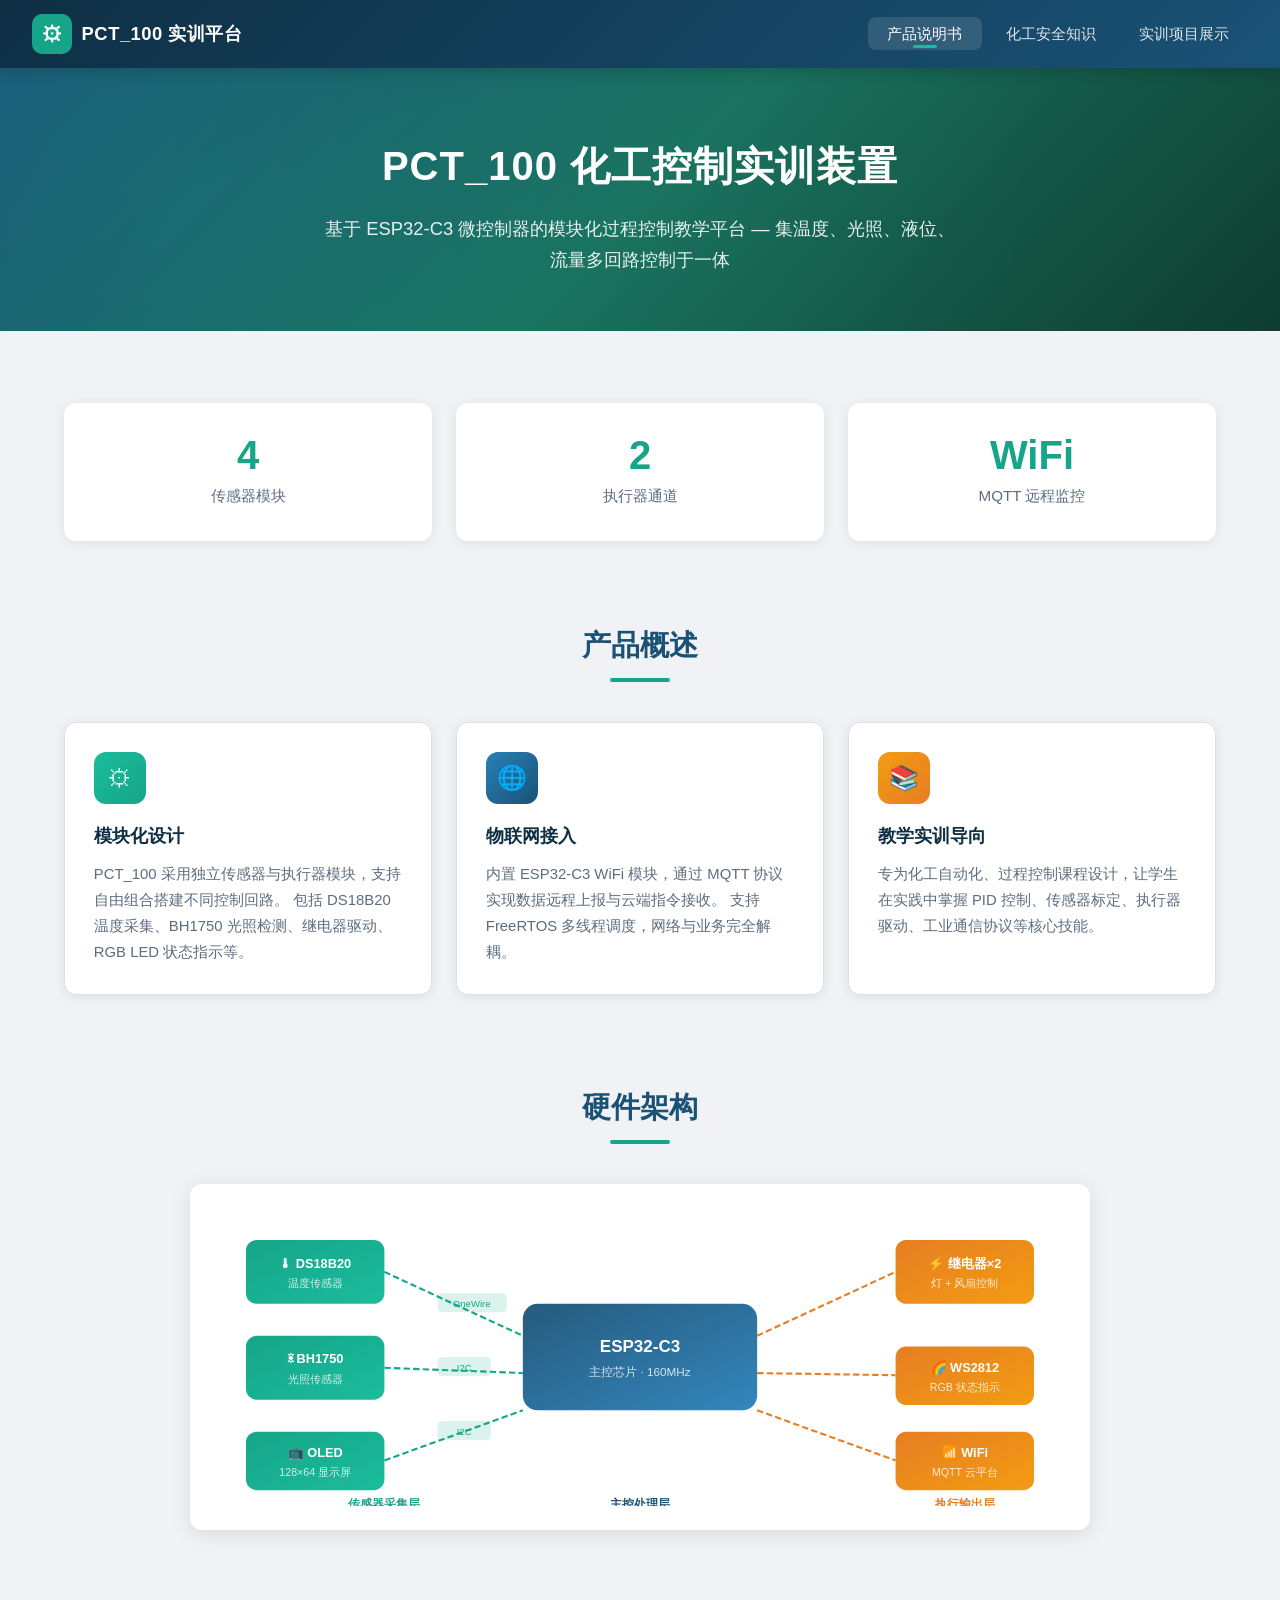
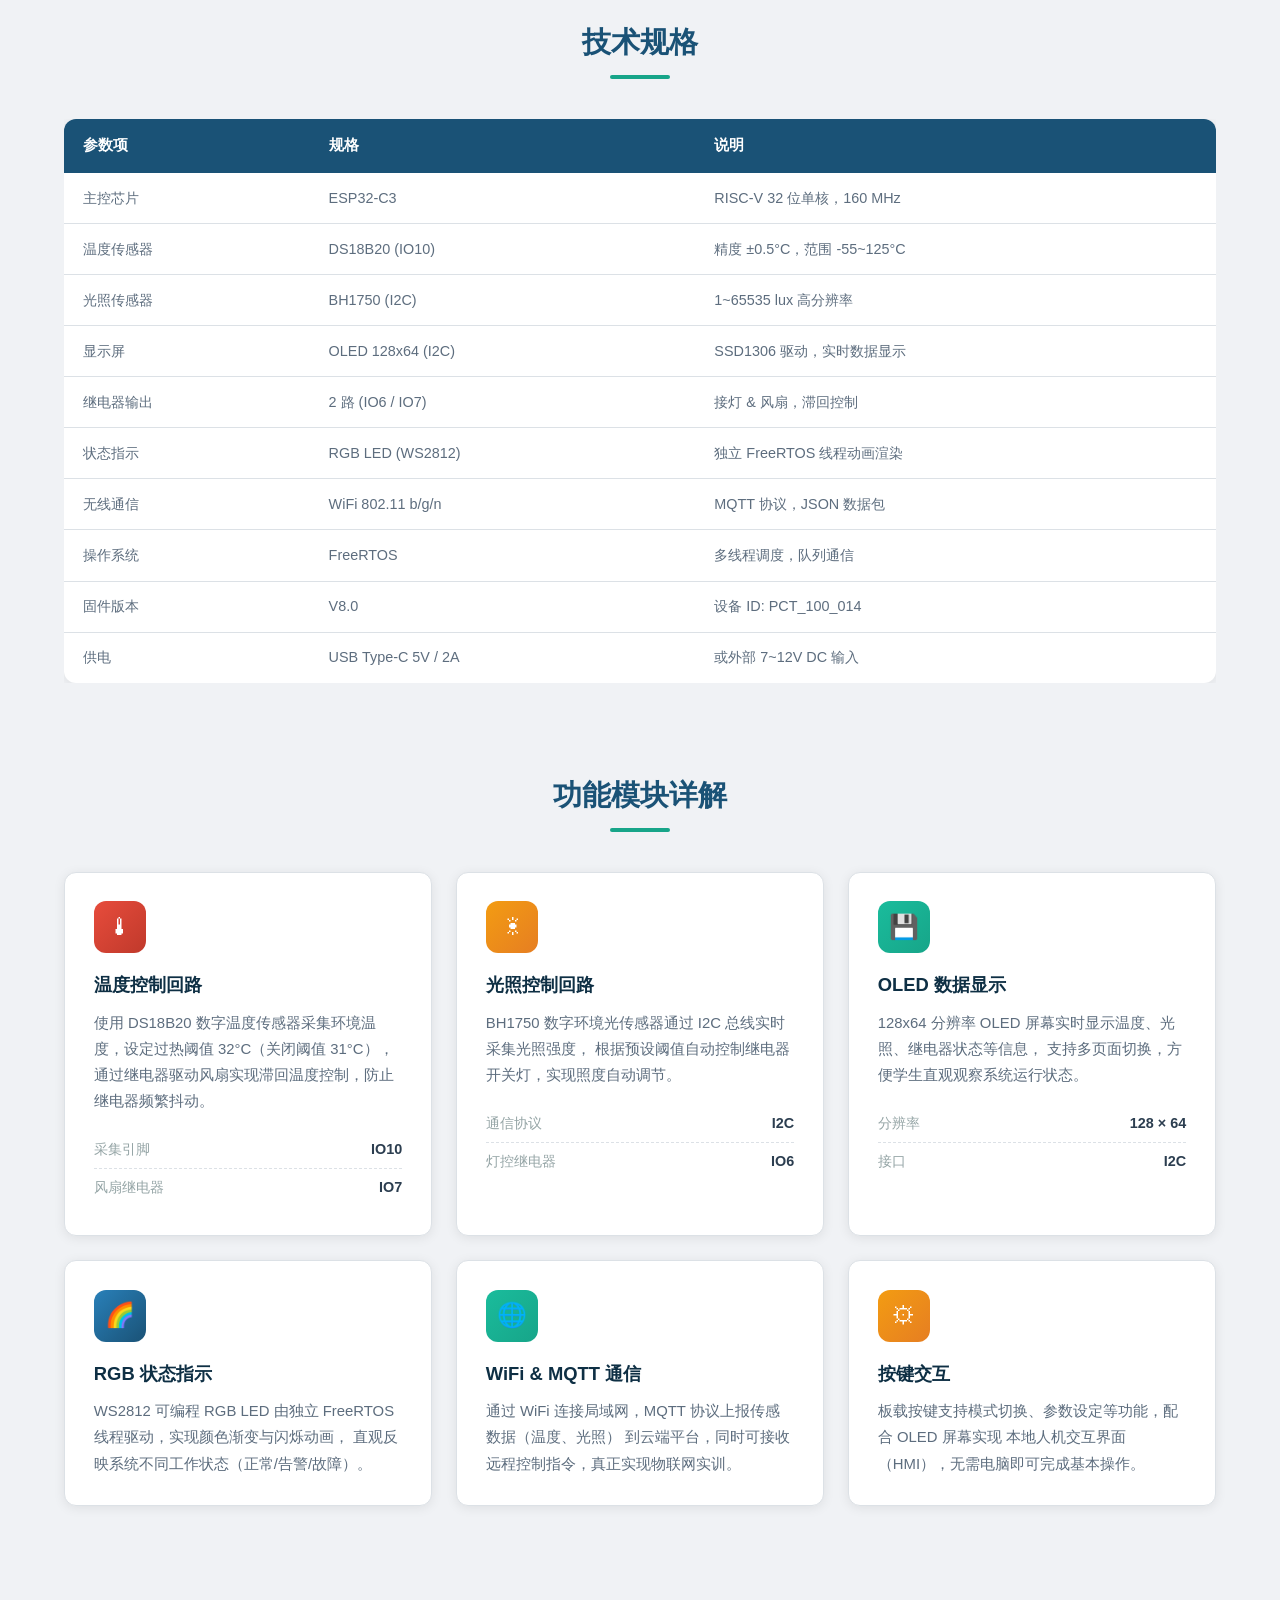
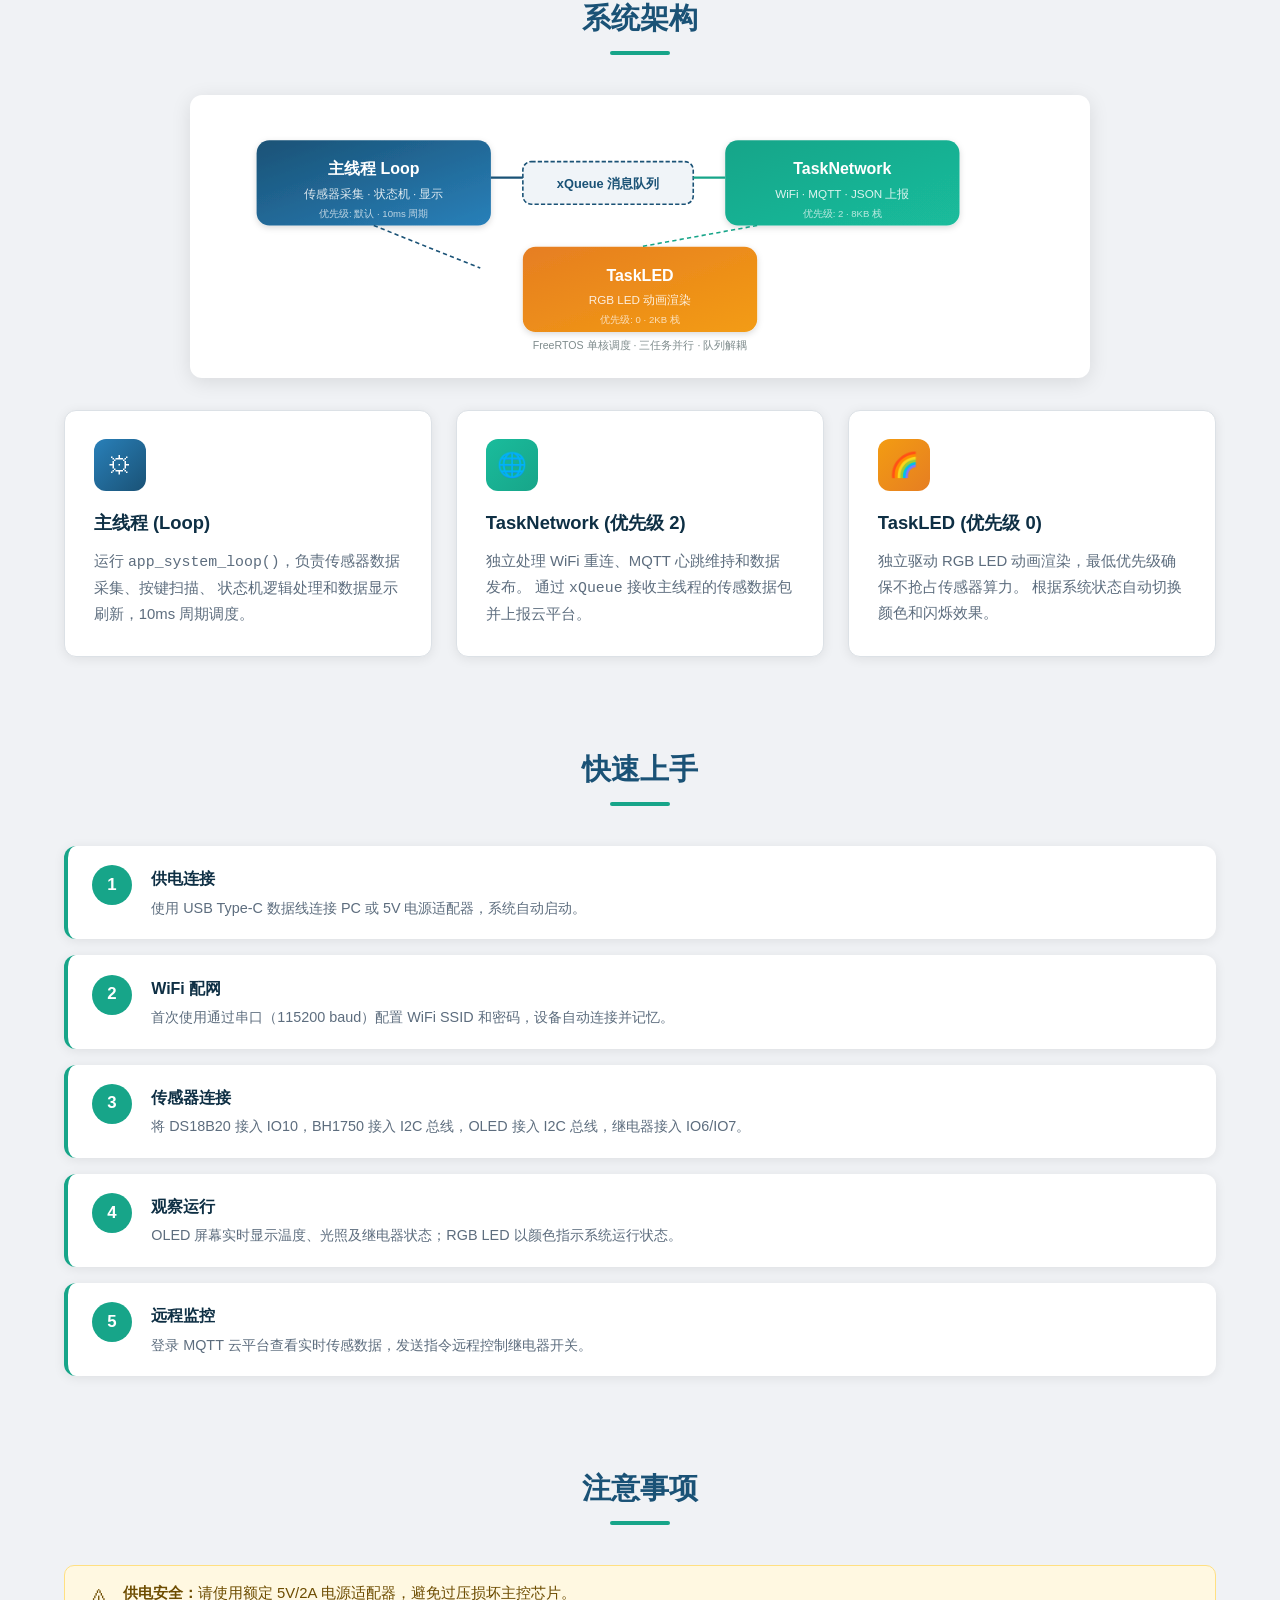
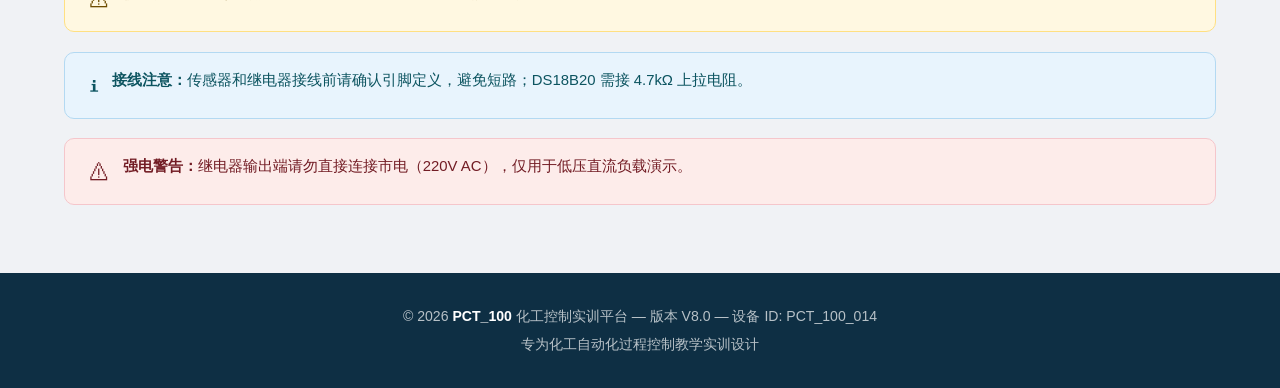
<file: index.html>
<!DOCTYPE html>
<html lang="zh-CN">
<head>
  <meta charset="UTF-8">
  <meta http-equiv="refresh" content="0; URL=website/index.html">
  <title>重定向到 PCT_100 产品说明书</title>
</head>
<body>
  <p>正在跳转到 <a href="website/index.html">PCT_100 化工控制实训装置产品说明书</a></p>
</body>
</html>
</file>
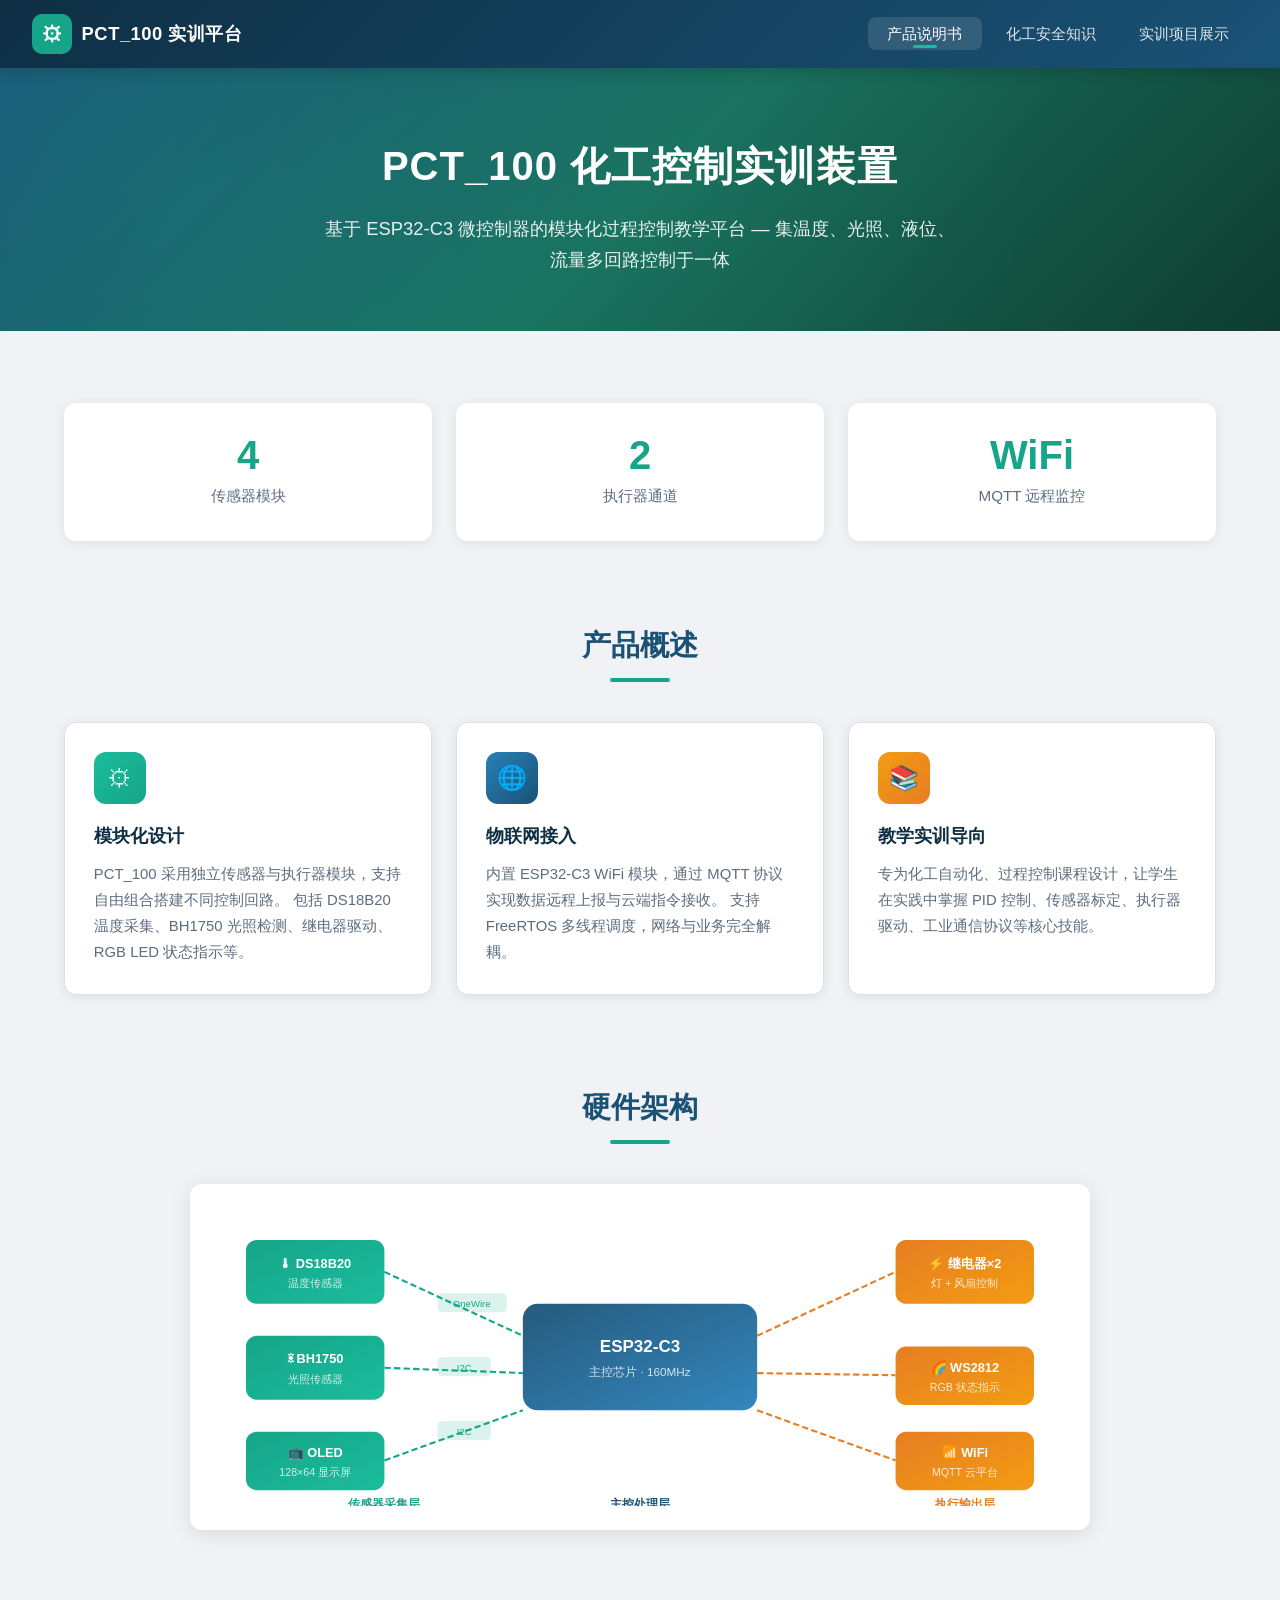
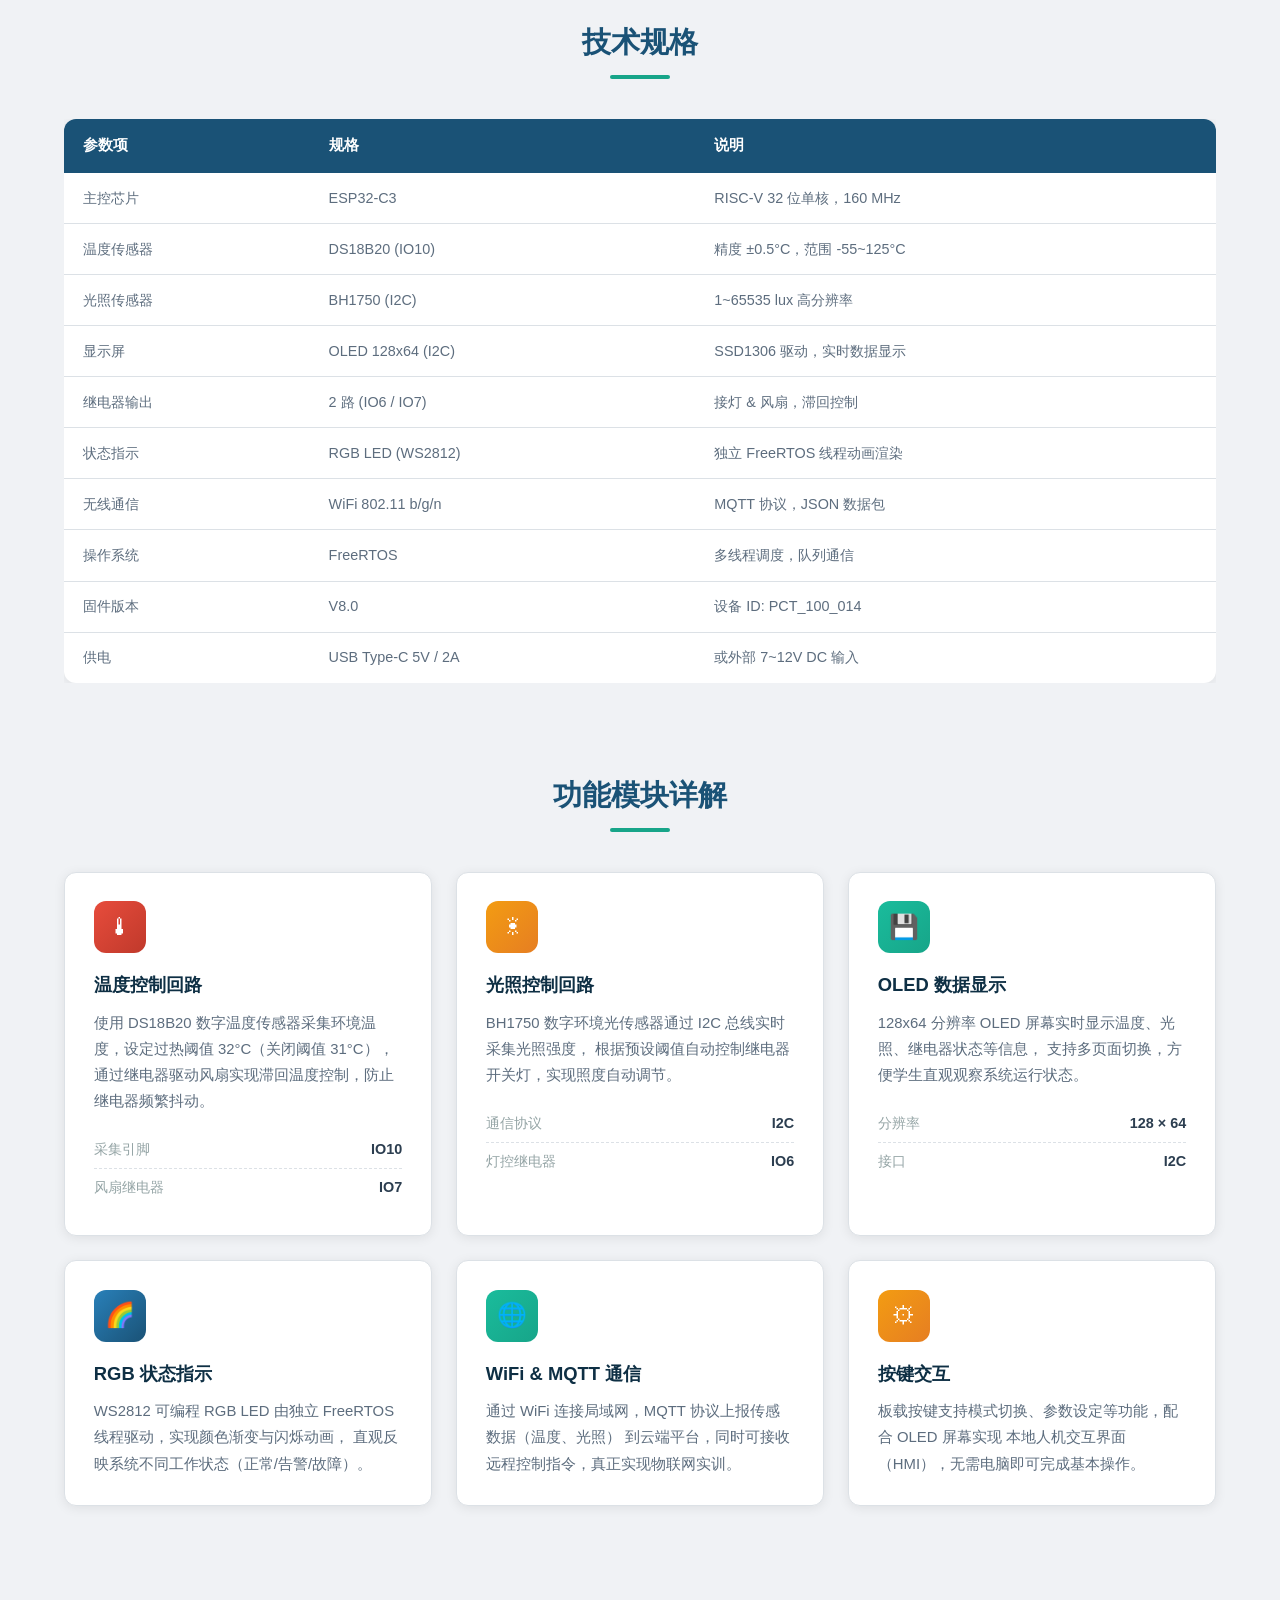
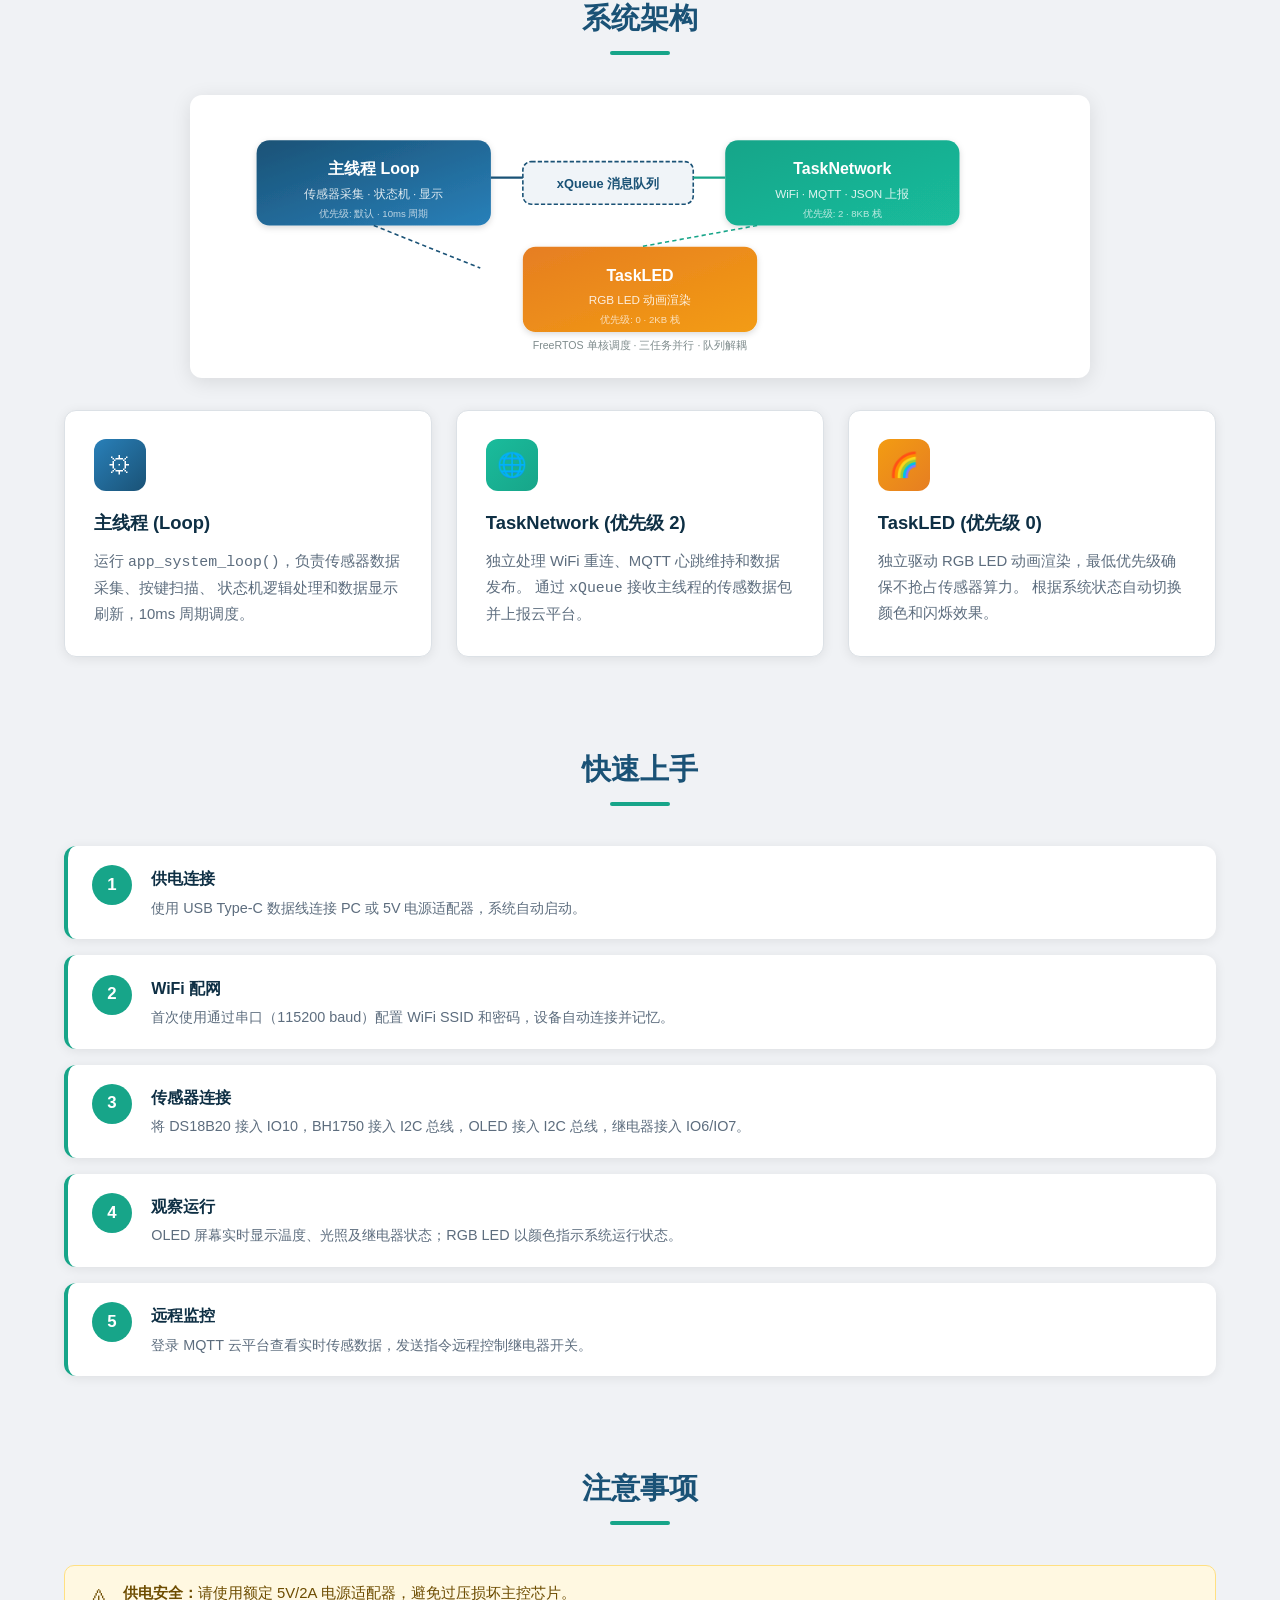
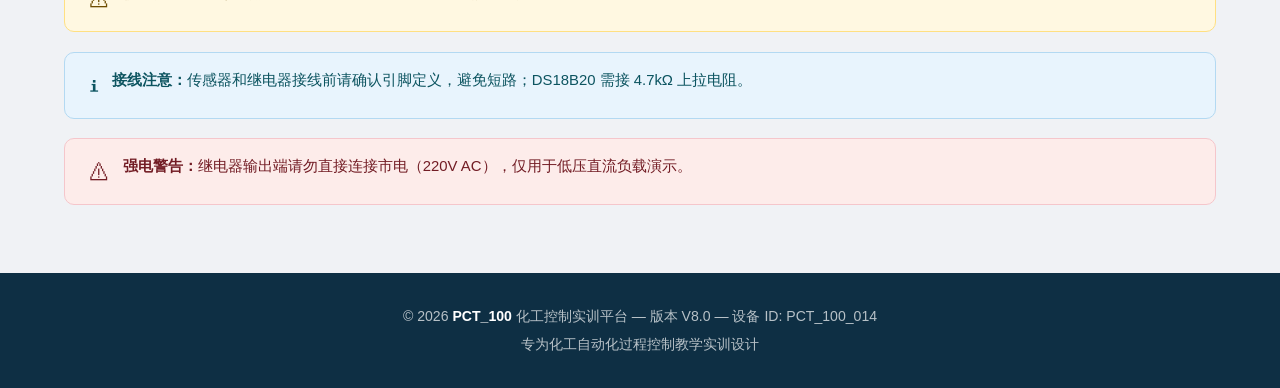
<file: website/index.html>
<!DOCTYPE html>
<html lang="zh-CN">
<head>
  <meta charset="UTF-8" />
  <meta name="viewport" content="width=device-width, initial-scale=1.0" />
  <title>PCT_100 化工控制实训装置 - 产品说明书</title>
  <link rel="stylesheet" href="styles.css" />
</head>
<body>

  <!-- ========== 导航栏 ========== -->
  <nav class="navbar">
    <div class="nav-brand">
      <div class="logo-icon">&#9881;</div>
      <span class="brand-text">PCT_100 实训平台</span>
    </div>
    <button class="nav-toggle" onclick="document.querySelector('.nav-links').classList.toggle('show')">&#9776;</button>
    <ul class="nav-links">
      <li><a href="index.html" class="active">产品说明书</a></li>
      <li><a href="safety.html">化工安全知识</a></li>
      <li><a href="projects.html">实训项目展示</a></li>
    </ul>
  </nav>

  <!-- ========== Hero 区 ========== -->
  <header class="hero">
    <h1>PCT_100 化工控制实训装置</h1>
    <p class="subtitle">
      基于 ESP32-C3 微控制器的模块化过程控制教学平台 &mdash;
      集温度、光照、液位、流量多回路控制于一体
    </p>
  </header>

  <!-- ========== 核心亮点数据 ========== -->
  <section class="container">
    <div class="highlight-row">
      <div class="highlight">
        <div class="hl-num">4</div>
        <div class="hl-label">传感器模块</div>
      </div>
      <div class="highlight">
        <div class="hl-num">2</div>
        <div class="hl-label">执行器通道</div>
      </div>
      <div class="highlight">
        <div class="hl-num">WiFi</div>
        <div class="hl-label">MQTT 远程监控</div>
      </div>
    </div>
  </section>

  <!-- ========== 产品概述 ========== -->
  <section class="container" style="padding-top:0;">
    <div class="section-title">
      <h2>产品概述</h2>
      <div class="divider"></div>
    </div>

    <div class="card-grid">
      <div class="card">
        <div class="card-icon green">&#9881;</div>
        <h3>模块化设计</h3>
        <p>
          PCT_100 采用独立传感器与执行器模块，支持自由组合搭建不同控制回路。
          包括 DS18B20 温度采集、BH1750 光照检测、继电器驱动、RGB LED 状态指示等。
        </p>
      </div>
      <div class="card">
        <div class="card-icon">&#127760;</div>
        <h3>物联网接入</h3>
        <p>
          内置 ESP32-C3 WiFi 模块，通过 MQTT 协议实现数据远程上报与云端指令接收。
          支持 FreeRTOS 多线程调度，网络与业务完全解耦。
        </p>
      </div>
      <div class="card">
        <div class="card-icon orange">&#128218;</div>
        <h3>教学实训导向</h3>
        <p>
          专为化工自动化、过程控制课程设计，让学生在实践中掌握
          PID 控制、传感器标定、执行器驱动、工业通信协议等核心技能。
        </p>
      </div>
    </div>
  </section>

  <!-- ========== 硬件架构图（AI 生成） ========== -->
  <section class="container">
    <div class="section-title">
      <h2>硬件架构</h2>
      <div class="divider"></div>
    </div>
    <div style="max-width:900px;margin:0 auto;background:#fff;border-radius:12px;box-shadow:0 4px 20px rgba(0,0,0,0.1);padding:1.5rem;overflow:hidden;">
      <svg viewBox="0 0 800 280" xmlns="http://www.w3.org/2000/svg" style="width:100%;display:block;">
        <defs>
          <linearGradient id="cpuGrad" x1="0" y1="0" x2="1" y2="1"><stop offset="0%" stop-color="#1a5276"/><stop offset="100%" stop-color="#2980b9"/></linearGradient>
          <linearGradient id="sensorGrad" x1="0" y1="0" x2="1" y2="1"><stop offset="0%" stop-color="#17a589"/><stop offset="100%" stop-color="#1abc9c"/></linearGradient>
          <linearGradient id="actGrad" x1="0" y1="0" x2="1" y2="1"><stop offset="0%" stop-color="#e67e22"/><stop offset="100%" stop-color="#f39c12"/></linearGradient>
        </defs>
        <!-- ESP32 主控 -->
        <rect x="290" y="90" width="220" height="100" rx="14" fill="url(#cpuGrad)" opacity="0.95"/>
        <text x="400" y="135" text-anchor="middle" fill="#fff" font-size="16" font-weight="700">ESP32-C3</text>
        <text x="400" y="158" text-anchor="middle" fill="rgba(255,255,255,0.8)" font-size="11">主控芯片 · 160MHz</text>
        <!-- 温度传感器 -->
        <rect x="30" y="30" width="130" height="60" rx="10" fill="url(#sensorGrad)"/>
        <text x="95" y="56" text-anchor="middle" fill="#fff" font-size="12" font-weight="700">🌡 DS18B20</text>
        <text x="95" y="74" text-anchor="middle" fill="rgba(255,255,255,0.8)" font-size="10">温度传感器</text>
        <line x1="160" y1="60" x2="290" y2="120" stroke="#17a589" stroke-width="2" stroke-dasharray="6,3"/>
        <rect x="210" y="80" width="65" height="18" rx="4" fill="#17a589" opacity="0.15"/>
        <text x="242" y="93" text-anchor="middle" fill="#17a589" font-size="9">OneWire</text>
        <!-- 光照传感器 -->
        <rect x="30" y="120" width="130" height="60" rx="10" fill="url(#sensorGrad)"/>
        <text x="95" y="146" text-anchor="middle" fill="#fff" font-size="12" font-weight="700">☀ BH1750</text>
        <text x="95" y="164" text-anchor="middle" fill="rgba(255,255,255,0.8)" font-size="10">光照传感器</text>
        <line x1="160" y1="150" x2="290" y2="155" stroke="#17a589" stroke-width="2" stroke-dasharray="6,3"/>
        <rect x="210" y="140" width="50" height="18" rx="4" fill="#17a589" opacity="0.15"/>
        <text x="235" y="153" text-anchor="middle" fill="#17a589" font-size="9">I2C</text>
        <!-- OLED 显示 -->
        <rect x="30" y="210" width="130" height="55" rx="10" fill="url(#sensorGrad)"/>
        <text x="95" y="234" text-anchor="middle" fill="#fff" font-size="12" font-weight="700">📺 OLED</text>
        <text x="95" y="252" text-anchor="middle" fill="rgba(255,255,255,0.8)" font-size="10">128×64 显示屏</text>
        <line x1="160" y1="237" x2="290" y2="190" stroke="#17a589" stroke-width="2" stroke-dasharray="6,3"/>
        <rect x="210" y="200" width="50" height="18" rx="4" fill="#17a589" opacity="0.15"/>
        <text x="235" y="213" text-anchor="middle" fill="#17a589" font-size="9">I2C</text>
        <!-- 继电器 -->
        <rect x="640" y="30" width="130" height="60" rx="10" fill="url(#actGrad)"/>
        <text x="705" y="56" text-anchor="middle" fill="#fff" font-size="12" font-weight="700">⚡ 继电器×2</text>
        <text x="705" y="74" text-anchor="middle" fill="rgba(255,255,255,0.8)" font-size="10">灯 + 风扇控制</text>
        <line x1="510" y1="120" x2="640" y2="60" stroke="#e67e22" stroke-width="2" stroke-dasharray="6,3"/>
        <!-- RGB LED -->
        <rect x="640" y="130" width="130" height="55" rx="10" fill="url(#actGrad)"/>
        <text x="705" y="154" text-anchor="middle" fill="#fff" font-size="12" font-weight="700">🌈 WS2812</text>
        <text x="705" y="172" text-anchor="middle" fill="rgba(255,255,255,0.8)" font-size="10">RGB 状态指示</text>
        <line x1="510" y1="155" x2="640" y2="157" stroke="#e67e22" stroke-width="2" stroke-dasharray="6,3"/>
        <!-- WiFi -->
        <rect x="640" y="210" width="130" height="55" rx="10" fill="url(#actGrad)"/>
        <text x="705" y="234" text-anchor="middle" fill="#fff" font-size="12" font-weight="700">📶 WiFi</text>
        <text x="705" y="252" text-anchor="middle" fill="rgba(255,255,255,0.8)" font-size="10">MQTT 云平台</text>
        <line x1="510" y1="190" x2="640" y2="237" stroke="#e67e22" stroke-width="2" stroke-dasharray="6,3"/>
        <!-- 底部标签 -->
        <text x="160" y="282" text-anchor="middle" fill="#17a589" font-size="11" font-weight="600">传感器采集层</text>
        <text x="400" y="282" text-anchor="middle" fill="#1a5276" font-size="11" font-weight="600">主控处理层</text>
        <text x="705" y="282" text-anchor="middle" fill="#e67e22" font-size="11" font-weight="600">执行输出层</text>
      </svg>
    </div>
  </section>

  <!-- ========== 技术规格 ========== -->
  <section class="container">
    <div class="section-title">
      <h2>技术规格</h2>
      <div class="divider"></div>
    </div>

    <div style="overflow-x:auto;">
      <table class="spec-table">
        <thead>
          <tr>
            <th>参数项</th>
            <th>规格</th>
            <th>说明</th>
          </tr>
        </thead>
        <tbody>
          <tr>
            <td>主控芯片</td>
            <td>ESP32-C3</td>
            <td>RISC-V 32 位单核，160 MHz</td>
          </tr>
          <tr>
            <td>温度传感器</td>
            <td>DS18B20 (IO10)</td>
            <td>精度 &plusmn;0.5&deg;C，范围 -55~125&deg;C</td>
          </tr>
          <tr>
            <td>光照传感器</td>
            <td>BH1750 (I2C)</td>
            <td>1~65535 lux 高分辨率</td>
          </tr>
          <tr>
            <td>显示屏</td>
            <td>OLED 128x64 (I2C)</td>
            <td>SSD1306 驱动，实时数据显示</td>
          </tr>
          <tr>
            <td>继电器输出</td>
            <td>2 路 (IO6 / IO7)</td>
            <td>接灯 &amp; 风扇，滞回控制</td>
          </tr>
          <tr>
            <td>状态指示</td>
            <td>RGB LED (WS2812)</td>
            <td>独立 FreeRTOS 线程动画渲染</td>
          </tr>
          <tr>
            <td>无线通信</td>
            <td>WiFi 802.11 b/g/n</td>
            <td>MQTT 协议，JSON 数据包</td>
          </tr>
          <tr>
            <td>操作系统</td>
            <td>FreeRTOS</td>
            <td>多线程调度，队列通信</td>
          </tr>
          <tr>
            <td>固件版本</td>
            <td>V8.0</td>
            <td>设备 ID: PCT_100_014</td>
          </tr>
          <tr>
            <td>供电</td>
            <td>USB Type-C 5V / 2A</td>
            <td>或外部 7~12V DC 输入</td>
          </tr>
        </tbody>
      </table>
    </div>
  </section>

  <!-- ========== 功能模块详情 ========== -->
  <section class="container">
    <div class="section-title">
      <h2>功能模块详解</h2>
      <div class="divider"></div>
    </div>

    <div class="card-grid">
      <div class="card">
        <div class="card-icon red">&#127777;</div>
        <h3>温度控制回路</h3>
        <p>
          使用 DS18B20 数字温度传感器采集环境温度，设定过热阈值 32&deg;C（关闭阈值 31&deg;C），
          通过继电器驱动风扇实现滞回温度控制，防止继电器频繁抖动。
        </p>
        <div class="spec-row" style="margin-top:1rem;">
          <span class="spec-label">采集引脚</span>
          <span class="spec-value">IO10</span>
        </div>
        <div class="spec-row">
          <span class="spec-label">风扇继电器</span>
          <span class="spec-value">IO7</span>
        </div>
      </div>

      <div class="card">
        <div class="card-icon orange">&#9728;</div>
        <h3>光照控制回路</h3>
        <p>
          BH1750 数字环境光传感器通过 I2C 总线实时采集光照强度，
          根据预设阈值自动控制继电器开关灯，实现照度自动调节。
        </p>
        <div class="spec-row" style="margin-top:1rem;">
          <span class="spec-label">通信协议</span>
          <span class="spec-value">I2C</span>
        </div>
        <div class="spec-row">
          <span class="spec-label">灯控继电器</span>
          <span class="spec-value">IO6</span>
        </div>
      </div>

      <div class="card">
        <div class="card-icon green">&#128190;</div>
        <h3>OLED 数据显示</h3>
        <p>
          128x64 分辨率 OLED 屏幕实时显示温度、光照、继电器状态等信息，
          支持多页面切换，方便学生直观观察系统运行状态。
        </p>
        <div class="spec-row" style="margin-top:1rem;">
          <span class="spec-label">分辨率</span>
          <span class="spec-value">128 &times; 64</span>
        </div>
        <div class="spec-row">
          <span class="spec-label">接口</span>
          <span class="spec-value">I2C</span>
        </div>
      </div>

      <div class="card">
        <div class="card-icon">&#127752;</div>
        <h3>RGB 状态指示</h3>
        <p>
          WS2812 可编程 RGB LED 由独立 FreeRTOS 线程驱动，实现颜色渐变与闪烁动画，
          直观反映系统不同工作状态（正常/告警/故障）。
        </p>
      </div>

      <div class="card">
        <div class="card-icon green">&#127760;</div>
        <h3>WiFi &amp; MQTT 通信</h3>
        <p>
          通过 WiFi 连接局域网，MQTT 协议上报传感数据（温度、光照）
          到云端平台，同时可接收远程控制指令，真正实现物联网实训。
        </p>
      </div>

      <div class="card">
        <div class="card-icon orange">&#9881;</div>
        <h3>按键交互</h3>
        <p>
          板载按键支持模式切换、参数设定等功能，配合 OLED 屏幕实现
          本地人机交互界面（HMI），无需电脑即可完成基本操作。
        </p>
      </div>
    </div>
  </section>

  <!-- ========== FreeRTOS 系统架构 ========== -->
  <section class="container">
    <div class="section-title">
      <h2>系统架构</h2>
      <div class="divider"></div>
    </div>
    <div style="max-width:900px;margin:0 auto 2rem;background:#fff;border-radius:12px;box-shadow:0 4px 20px rgba(0,0,0,0.1);padding:1.5rem;overflow:hidden;">
      <svg viewBox="0 0 800 220" xmlns="http://www.w3.org/2000/svg" style="width:100%;display:block;">
        <defs>
          <linearGradient id="t1Grad" x1="0" y1="0" x2="1" y2="1"><stop offset="0%" stop-color="#1a5276"/><stop offset="100%" stop-color="#2980b9"/></linearGradient>
          <linearGradient id="t2Grad" x1="0" y1="0" x2="1" y2="1"><stop offset="0%" stop-color="#17a589"/><stop offset="100%" stop-color="#1abc9c"/></linearGradient>
          <linearGradient id="t3Grad" x1="0" y1="0" x2="1" y2="1"><stop offset="0%" stop-color="#e67e22"/><stop offset="100%" stop-color="#f39c12"/></linearGradient>
          <filter id="shadow1"><feDropShadow dx="0" dy="2" stdDeviation="3" flood-opacity="0.15"/></filter>
        </defs>
        <!-- 任务一：主线程 -->
        <rect x="40" y="20" width="220" height="80" rx="12" fill="url(#t1Grad)" filter="url(#shadow1)"/>
        <text x="150" y="52" text-anchor="middle" fill="#fff" font-size="15" font-weight="700">主线程 Loop</text>
        <text x="150" y="74" text-anchor="middle" fill="rgba(255,255,255,0.85)" font-size="11">传感器采集 · 状态机 · 显示</text>
        <text x="150" y="92" text-anchor="middle" fill="rgba(255,255,255,0.7)" font-size="9">优先级: 默认 · 10ms 周期</text>
        <!-- 队列 -->
        <rect x="290" y="40" width="160" height="40" rx="8" fill="#f0f4f8" stroke="#1a5276" stroke-width="1.5" stroke-dasharray="4,2"/>
        <text x="370" y="65" text-anchor="middle" fill="#1a5276" font-size="12" font-weight="600">xQueue 消息队列</text>
        <line x1="260" y1="55" x2="290" y2="55" stroke="#1a5276" stroke-width="2" marker-end="url(#arrow1)"/>
        <!-- 任务二 -->
        <rect x="480" y="20" width="220" height="80" rx="12" fill="url(#t2Grad)" filter="url(#shadow1)"/>
        <text x="590" y="52" text-anchor="middle" fill="#fff" font-size="15" font-weight="700">TaskNetwork</text>
        <text x="590" y="74" text-anchor="middle" fill="rgba(255,255,255,0.85)" font-size="11">WiFi · MQTT · JSON 上报</text>
        <text x="590" y="92" text-anchor="middle" fill="rgba(255,255,255,0.7)" font-size="9">优先级: 2 · 8KB 栈</text>
        <line x1="450" y1="55" x2="480" y2="55" stroke="#17a589" stroke-width="2"/>
        <!-- 任务三 -->
        <rect x="290" y="120" width="220" height="80" rx="12" fill="url(#t3Grad)" filter="url(#shadow1)"/>
        <text x="400" y="152" text-anchor="middle" fill="#fff" font-size="15" font-weight="700">TaskLED</text>
        <text x="400" y="174" text-anchor="middle" fill="rgba(255,255,255,0.85)" font-size="11">RGB LED 动画渲染</text>
        <text x="400" y="192" text-anchor="middle" fill="rgba(255,255,255,0.7)" font-size="9">优先级: 0 · 2KB 栈</text>
        <line x1="150" y1="100" x2="250" y2="140" stroke="#1a5276" stroke-width="1.5" stroke-dasharray="4,3"/>
        <line x1="510" y1="100" x2="400" y2="120" stroke="#17a589" stroke-width="1.5" stroke-dasharray="4,3"/>
        <!-- 底部说明 -->
        <text x="400" y="216" text-anchor="middle" fill="#7f8c8d" font-size="10">FreeRTOS 单核调度 · 三任务并行 · 队列解耦</text>
      </svg>
    </div>

    <div class="card-grid">
      <div class="card">
        <div class="card-icon">&#9881;</div>
        <h3>主线程 (Loop)</h3>
        <p>
          运行 <code>app_system_loop()</code>，负责传感器数据采集、按键扫描、
          状态机逻辑处理和数据显示刷新，10ms 周期调度。
        </p>
      </div>
      <div class="card">
        <div class="card-icon green">&#127760;</div>
        <h3>TaskNetwork (优先级 2)</h3>
        <p>
          独立处理 WiFi 重连、MQTT 心跳维持和数据发布。
          通过 <code>xQueue</code> 接收主线程的传感数据包并上报云平台。
        </p>
      </div>
      <div class="card">
        <div class="card-icon orange">&#127752;</div>
        <h3>TaskLED (优先级 0)</h3>
        <p>
          独立驱动 RGB LED 动画渲染，最低优先级确保不抢占传感器算力。
          根据系统状态自动切换颜色和闪烁效果。
        </p>
      </div>
    </div>
  </section>

  <!-- ========== 快速上手 ========== -->
  <section class="container">
    <div class="section-title">
      <h2>快速上手</h2>
      <div class="divider"></div>
    </div>

    <div class="steps">
      <div class="step">
        <div class="step-num">1</div>
        <div class="step-content">
          <h4>供电连接</h4>
          <p>使用 USB Type-C 数据线连接 PC 或 5V 电源适配器，系统自动启动。</p>
        </div>
      </div>
      <div class="step">
        <div class="step-num">2</div>
        <div class="step-content">
          <h4>WiFi 配网</h4>
          <p>首次使用通过串口（115200 baud）配置 WiFi SSID 和密码，设备自动连接并记忆。</p>
        </div>
      </div>
      <div class="step">
        <div class="step-num">3</div>
        <div class="step-content">
          <h4>传感器连接</h4>
          <p>将 DS18B20 接入 IO10，BH1750 接入 I2C 总线，OLED 接入 I2C 总线，继电器接入 IO6/IO7。</p>
        </div>
      </div>
      <div class="step">
        <div class="step-num">4</div>
        <div class="step-content">
          <h4>观察运行</h4>
          <p>OLED 屏幕实时显示温度、光照及继电器状态；RGB LED 以颜色指示系统运行状态。</p>
        </div>
      </div>
      <div class="step">
        <div class="step-num">5</div>
        <div class="step-content">
          <h4>远程监控</h4>
          <p>登录 MQTT 云平台查看实时传感数据，发送指令远程控制继电器开关。</p>
        </div>
      </div>
    </div>
  </section>

  <!-- ========== 注意事项 ========== -->
  <section class="container">
    <div class="section-title">
      <h2>注意事项</h2>
      <div class="divider"></div>
    </div>

    <div class="alert alert-warning">
      <span class="alert-icon">&#9888;</span>
      <span><strong>供电安全：</strong>请使用额定 5V/2A 电源适配器，避免过压损坏主控芯片。</span>
    </div>
    <div class="alert alert-info">
      <span class="alert-icon">&#8505;</span>
      <span><strong>接线注意：</strong>传感器和继电器接线前请确认引脚定义，避免短路；DS18B20 需接 4.7k&Omega; 上拉电阻。</span>
    </div>
    <div class="alert alert-danger">
      <span class="alert-icon">&#9888;</span>
      <span><strong>强电警告：</strong>继电器输出端请勿直接连接市电（220V AC），仅用于低压直流负载演示。</span>
    </div>
  </section>

  <!-- ========== 页脚 ========== -->
  <footer class="footer">
    <p>&copy; 2026 <strong>PCT_100</strong> 化工控制实训平台 &mdash; 版本 V8.0 &mdash; 设备 ID: PCT_100_014</p>
    <p style="margin-top:0.3rem;">专为化工自动化过程控制教学实训设计</p>
  </footer>

</body>
</html>
</file>
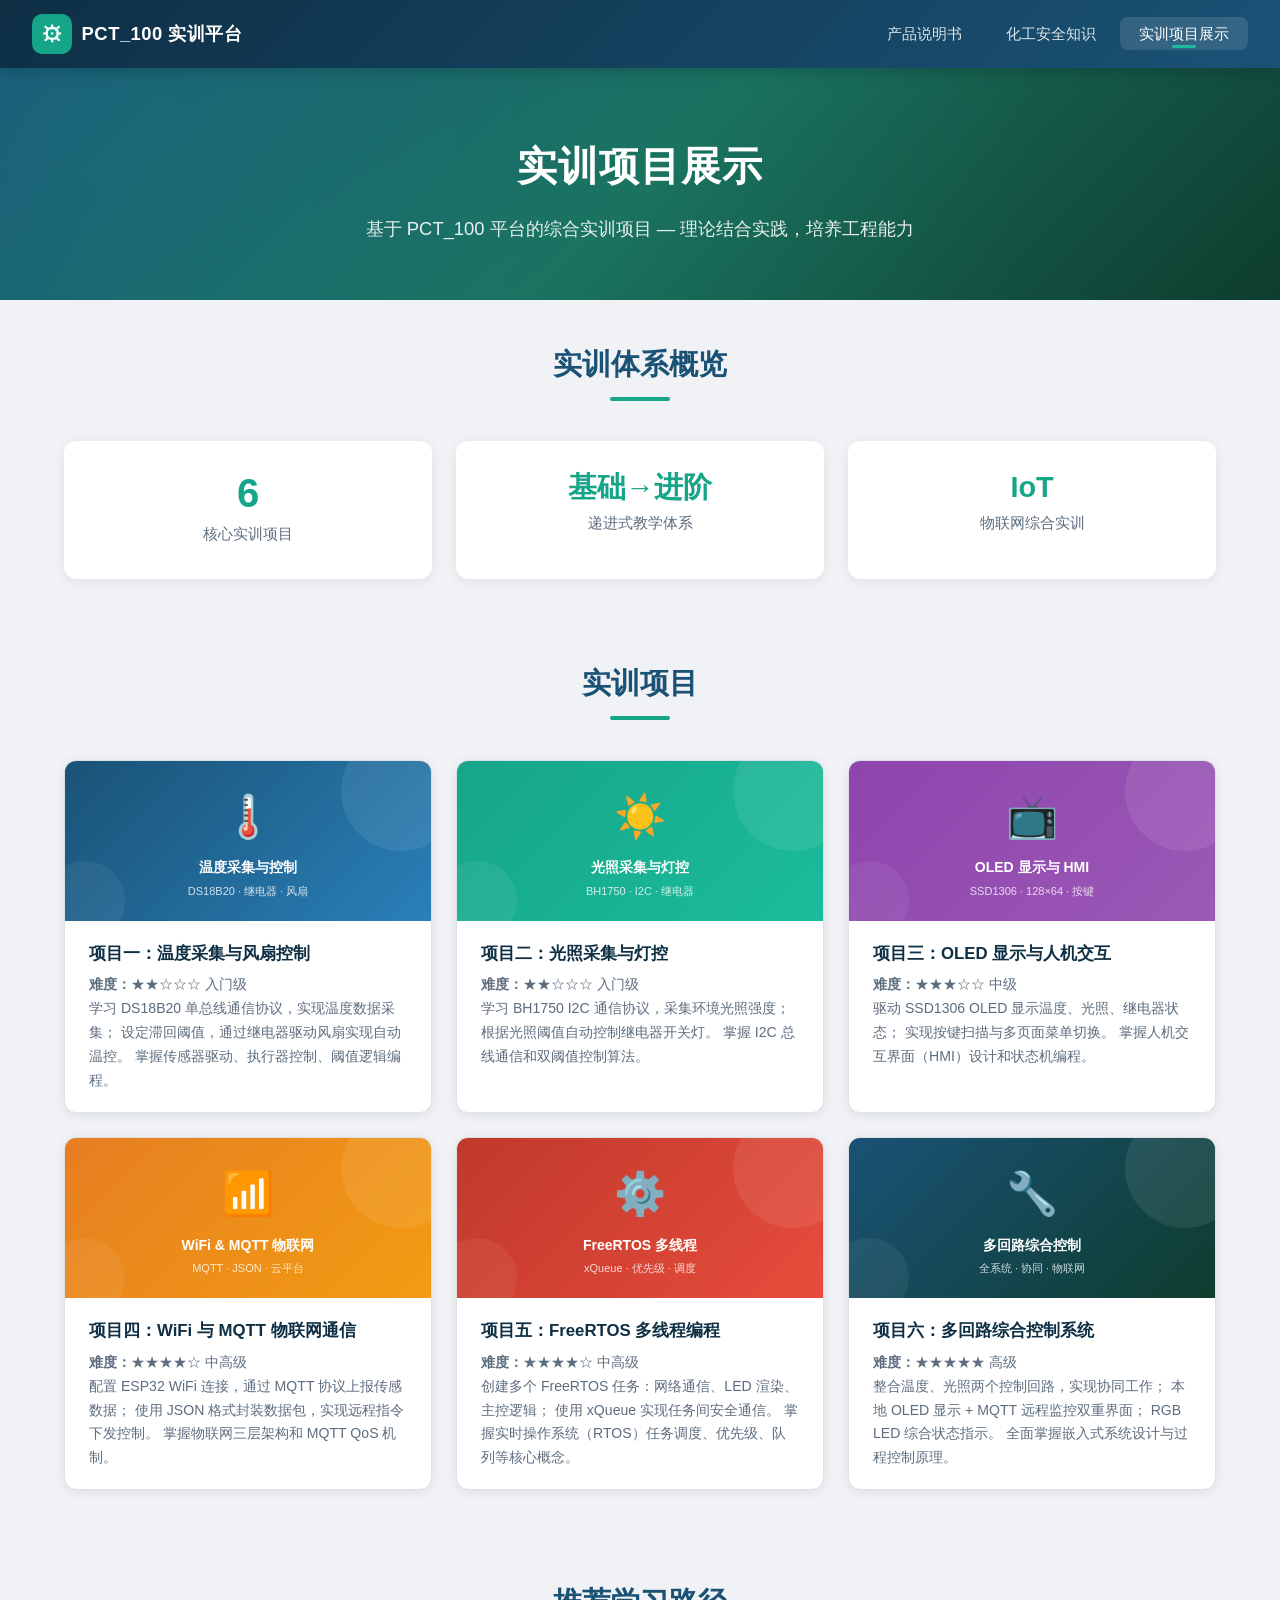
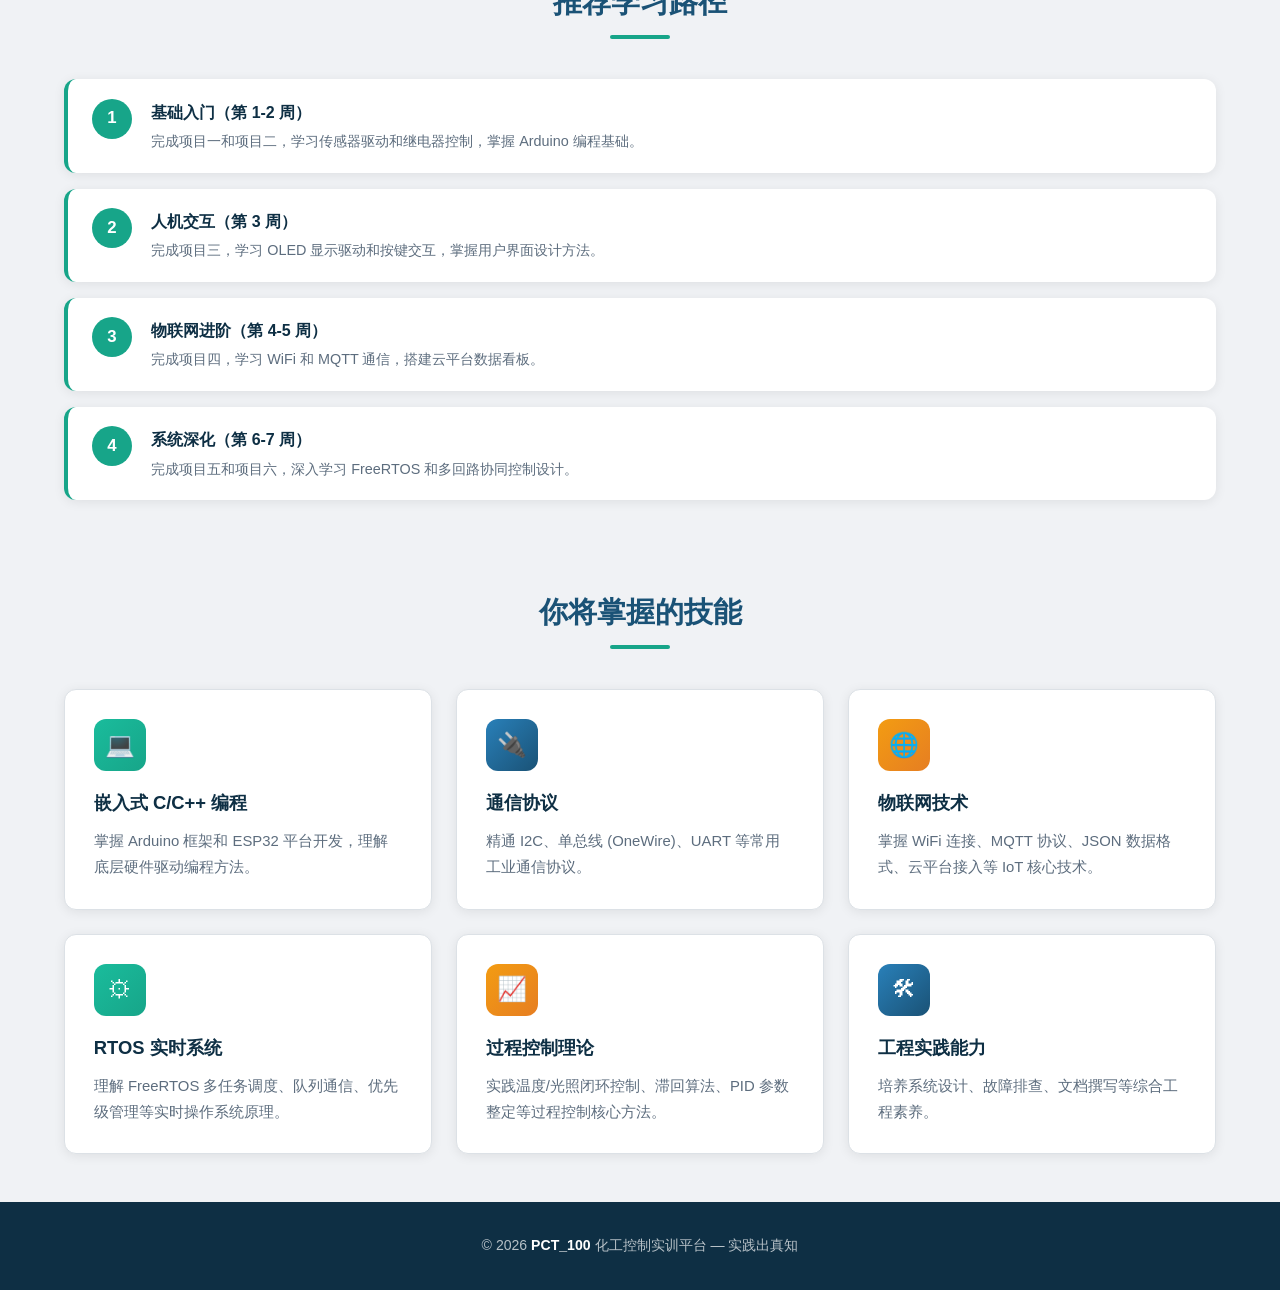
<file: projects.html>
<!DOCTYPE html>
<html lang="zh-CN">
<head>
  <meta charset="UTF-8" />
  <meta name="viewport" content="width=device-width, initial-scale=1.0" />
  <title>实训项目展示 - PCT_100 实训平台</title>
  <link rel="stylesheet" href="styles.css" />
</head>
<body>

  <!-- ========== 导航栏 ========== -->
  <nav class="navbar">
    <div class="nav-brand">
      <div class="logo-icon">&#9881;</div>
      <span class="brand-text">PCT_100 实训平台</span>
    </div>
    <button class="nav-toggle" onclick="document.querySelector('.nav-links').classList.toggle('show')">&#9776;</button>
    <ul class="nav-links">
      <li><a href="index.html">产品说明书</a></li>
      <li><a href="safety.html">化工安全知识</a></li>
      <li><a href="projects.html" class="active">实训项目展示</a></li>
    </ul>
  </nav>

  <!-- ========== Hero 区 ========== -->
  <header class="hero">
    <h1>实训项目展示</h1>
    <p class="subtitle">
      基于 PCT_100 平台的综合实训项目 &mdash; 理论结合实践，培养工程能力
    </p>
  </header>

  <!-- ========== 实训体系 ========== -->
  <section class="container">
    <div class="section-title">
      <h2>实训体系概览</h2>
      <div class="divider"></div>
    </div>

    <div class="highlight-row">
      <div class="highlight">
        <div class="hl-num">6</div>
        <div class="hl-label">核心实训项目</div>
      </div>
      <div class="highlight">
        <div class="hl-num" style="font-size:1.8rem;">基础→进阶</div>
        <div class="hl-label">递进式教学体系</div>
      </div>
      <div class="highlight">
        <div class="hl-num" style="font-size:1.8rem;">IoT</div>
        <div class="hl-label">物联网综合实训</div>
      </div>
    </div>
  </section>

  <!-- ========== 项目卡片 ========== -->
  <section class="container" style="padding-top:0;">
    <div class="section-title">
      <h2>实训项目</h2>
      <div class="divider"></div>
    </div>

    <div class="card-grid">
      <!-- 项目一 -->
      <div class="img-card">
        <div style="height:160px;background:linear-gradient(135deg,#1a5276,#2980b9);display:flex;align-items:center;justify-content:center;position:relative;overflow:hidden;">
          <div style="position:absolute;top:-30px;right:-30px;width:120px;height:120px;background:rgba(255,255,255,0.08);border-radius:50%;"></div>
          <div style="position:absolute;bottom:-20px;left:-20px;width:80px;height:80px;background:rgba(255,255,255,0.06);border-radius:50%;"></div>
          <div style="text-align:center;color:#fff;z-index:1;">
            <div style="font-size:42px;margin-bottom:4px;">🌡️</div>
            <div style="font-size:14px;font-weight:700;">温度采集与控制</div>
            <div style="font-size:11px;opacity:0.8;margin-top:2px;">DS18B20 · 继电器 · 风扇</div>
          </div>
        </div>
        <div class="img-card-body">
          <h4>项目一：温度采集与风扇控制</h4>
          <p>
            <strong>难度：</strong>&#9733;&#9733;&#9734;&#9734;&#9734; 入门级<br />
            学习 DS18B20 单总线通信协议，实现温度数据采集；
            设定滞回阈值，通过继电器驱动风扇实现自动温控。
            掌握传感器驱动、执行器控制、阈值逻辑编程。
          </p>
        </div>
      </div>

      <!-- 项目二 -->
      <div class="img-card">
        <div style="height:160px;background:linear-gradient(135deg,#17a589,#1abc9c);display:flex;align-items:center;justify-content:center;position:relative;overflow:hidden;">
          <div style="position:absolute;top:-30px;right:-30px;width:120px;height:120px;background:rgba(255,255,255,0.08);border-radius:50%;"></div>
          <div style="position:absolute;bottom:-20px;left:-20px;width:80px;height:80px;background:rgba(255,255,255,0.06);border-radius:50%;"></div>
          <div style="text-align:center;color:#fff;z-index:1;">
            <div style="font-size:42px;margin-bottom:4px;">☀️</div>
            <div style="font-size:14px;font-weight:700;">光照采集与灯控</div>
            <div style="font-size:11px;opacity:0.8;margin-top:2px;">BH1750 · I2C · 继电器</div>
          </div>
        </div>
        <div class="img-card-body">
          <h4>项目二：光照采集与灯控</h4>
          <p>
            <strong>难度：</strong>&#9733;&#9733;&#9734;&#9734;&#9734; 入门级<br />
            学习 BH1750 I2C 通信协议，采集环境光照强度；
            根据光照阈值自动控制继电器开关灯。
            掌握 I2C 总线通信和双阈值控制算法。
          </p>
        </div>
      </div>

      <!-- 项目三 -->
      <div class="img-card">
        <div style="height:160px;background:linear-gradient(135deg,#8e44ad,#9b59b6);display:flex;align-items:center;justify-content:center;position:relative;overflow:hidden;">
          <div style="position:absolute;top:-30px;right:-30px;width:120px;height:120px;background:rgba(255,255,255,0.08);border-radius:50%;"></div>
          <div style="position:absolute;bottom:-20px;left:-20px;width:80px;height:80px;background:rgba(255,255,255,0.06);border-radius:50%;"></div>
          <div style="text-align:center;color:#fff;z-index:1;">
            <div style="font-size:42px;margin-bottom:4px;">📺</div>
            <div style="font-size:14px;font-weight:700;">OLED 显示与 HMI</div>
            <div style="font-size:11px;opacity:0.8;margin-top:2px;">SSD1306 · 128×64 · 按键</div>
          </div>
        </div>
        <div class="img-card-body">
          <h4>项目三：OLED 显示与人机交互</h4>
          <p>
            <strong>难度：</strong>&#9733;&#9733;&#9733;&#9734;&#9734; 中级<br />
            驱动 SSD1306 OLED 显示温度、光照、继电器状态；
            实现按键扫描与多页面菜单切换。
            掌握人机交互界面（HMI）设计和状态机编程。
          </p>
        </div>
      </div>

      <!-- 项目四 -->
      <div class="img-card">
        <div style="height:160px;background:linear-gradient(135deg,#e67e22,#f39c12);display:flex;align-items:center;justify-content:center;position:relative;overflow:hidden;">
          <div style="position:absolute;top:-30px;right:-30px;width:120px;height:120px;background:rgba(255,255,255,0.08);border-radius:50%;"></div>
          <div style="position:absolute;bottom:-20px;left:-20px;width:80px;height:80px;background:rgba(255,255,255,0.06);border-radius:50%;"></div>
          <div style="text-align:center;color:#fff;z-index:1;">
            <div style="font-size:42px;margin-bottom:4px;">📶</div>
            <div style="font-size:14px;font-weight:700;">WiFi & MQTT 物联网</div>
            <div style="font-size:11px;opacity:0.8;margin-top:2px;">MQTT · JSON · 云平台</div>
          </div>
        </div>
        <div class="img-card-body">
          <h4>项目四：WiFi 与 MQTT 物联网通信</h4>
          <p>
            <strong>难度：</strong>&#9733;&#9733;&#9733;&#9733;&#9734; 中高级<br />
            配置 ESP32 WiFi 连接，通过 MQTT 协议上报传感数据；
            使用 JSON 格式封装数据包，实现远程指令下发控制。
            掌握物联网三层架构和 MQTT QoS 机制。
          </p>
        </div>
      </div>

      <!-- 项目五 -->
      <div class="img-card">
        <div style="height:160px;background:linear-gradient(135deg,#c0392b,#e74c3c);display:flex;align-items:center;justify-content:center;position:relative;overflow:hidden;">
          <div style="position:absolute;top:-30px;right:-30px;width:120px;height:120px;background:rgba(255,255,255,0.08);border-radius:50%;"></div>
          <div style="position:absolute;bottom:-20px;left:-20px;width:80px;height:80px;background:rgba(255,255,255,0.06);border-radius:50%;"></div>
          <div style="text-align:center;color:#fff;z-index:1;">
            <div style="font-size:42px;margin-bottom:4px;">⚙️</div>
            <div style="font-size:14px;font-weight:700;">FreeRTOS 多线程</div>
            <div style="font-size:11px;opacity:0.8;margin-top:2px;">xQueue · 优先级 · 调度</div>
          </div>
        </div>
        <div class="img-card-body">
          <h4>项目五：FreeRTOS 多线程编程</h4>
          <p>
            <strong>难度：</strong>&#9733;&#9733;&#9733;&#9733;&#9734; 中高级<br />
            创建多个 FreeRTOS 任务：网络通信、LED 渲染、主控逻辑；
            使用 xQueue 实现任务间安全通信。
            掌握实时操作系统（RTOS）任务调度、优先级、队列等核心概念。
          </p>
        </div>
      </div>

      <!-- 项目六 -->
      <div class="img-card">
        <div style="height:160px;background:linear-gradient(135deg,#1a5276,#0e3d2e);display:flex;align-items:center;justify-content:center;position:relative;overflow:hidden;">
          <div style="position:absolute;top:-30px;right:-30px;width:120px;height:120px;background:rgba(255,255,255,0.08);border-radius:50%;"></div>
          <div style="position:absolute;bottom:-20px;left:-20px;width:80px;height:80px;background:rgba(255,255,255,0.06);border-radius:50%;"></div>
          <div style="text-align:center;color:#fff;z-index:1;">
            <div style="font-size:42px;margin-bottom:4px;">🔧</div>
            <div style="font-size:14px;font-weight:700;">多回路综合控制</div>
            <div style="font-size:11px;opacity:0.8;margin-top:2px;">全系统 · 协同 · 物联网</div>
          </div>
        </div>
        <div class="img-card-body">
          <h4>项目六：多回路综合控制系统</h4>
          <p>
            <strong>难度：</strong>&#9733;&#9733;&#9733;&#9733;&#9733; 高级<br />
            整合温度、光照两个控制回路，实现协同工作；
            本地 OLED 显示 + MQTT 远程监控双重界面；
            RGB LED 综合状态指示。
            全面掌握嵌入式系统设计与过程控制原理。
          </p>
        </div>
      </div>
    </div>
  </section>

  <!-- ========== 学习路径 ========== -->
  <section class="container">
    <div class="section-title">
      <h2>推荐学习路径</h2>
      <div class="divider"></div>
    </div>

    <div class="steps">
      <div class="step">
        <div class="step-num">1</div>
        <div class="step-content">
          <h4>基础入门（第 1-2 周）</h4>
          <p>完成项目一和项目二，学习传感器驱动和继电器控制，掌握 Arduino 编程基础。</p>
        </div>
      </div>
      <div class="step">
        <div class="step-num">2</div>
        <div class="step-content">
          <h4>人机交互（第 3 周）</h4>
          <p>完成项目三，学习 OLED 显示驱动和按键交互，掌握用户界面设计方法。</p>
        </div>
      </div>
      <div class="step">
        <div class="step-num">3</div>
        <div class="step-content">
          <h4>物联网进阶（第 4-5 周）</h4>
          <p>完成项目四，学习 WiFi 和 MQTT 通信，搭建云平台数据看板。</p>
        </div>
      </div>
      <div class="step">
        <div class="step-num">4</div>
        <div class="step-content">
          <h4>系统深化（第 6-7 周）</h4>
          <p>完成项目五和项目六，深入学习 FreeRTOS 和多回路协同控制设计。</p>
        </div>
      </div>
    </div>
  </section>

  <!-- ========== 技能收获 ========== -->
  <section class="container">
    <div class="section-title">
      <h2>你将掌握的技能</h2>
      <div class="divider"></div>
    </div>

    <div class="card-grid">
      <div class="card">
        <div class="card-icon green">&#128187;</div>
        <h3>嵌入式 C/C++ 编程</h3>
        <p>掌握 Arduino 框架和 ESP32 平台开发，理解底层硬件驱动编程方法。</p>
      </div>
      <div class="card">
        <div class="card-icon">&#128268;</div>
        <h3>通信协议</h3>
        <p>精通 I2C、单总线 (OneWire)、UART 等常用工业通信协议。</p>
      </div>
      <div class="card">
        <div class="card-icon orange">&#127760;</div>
        <h3>物联网技术</h3>
        <p>掌握 WiFi 连接、MQTT 协议、JSON 数据格式、云平台接入等 IoT 核心技术。</p>
      </div>
      <div class="card">
        <div class="card-icon green">&#9881;</div>
        <h3>RTOS 实时系统</h3>
        <p>理解 FreeRTOS 多任务调度、队列通信、优先级管理等实时操作系统原理。</p>
      </div>
      <div class="card">
        <div class="card-icon orange">&#128200;</div>
        <h3>过程控制理论</h3>
        <p>实践温度/光照闭环控制、滞回算法、PID 参数整定等过程控制核心方法。</p>
      </div>
      <div class="card">
        <div class="card-icon">&#128736;</div>
        <h3>工程实践能力</h3>
        <p>培养系统设计、故障排查、文档撰写等综合工程素养。</p>
      </div>
    </div>
  </section>

  <!-- ========== 页脚 ========== -->
  <footer class="footer">
    <p>&copy; 2026 <strong>PCT_100</strong> 化工控制实训平台 &mdash; 实践出真知</p>
  </footer>

</body>
</html>
</file>
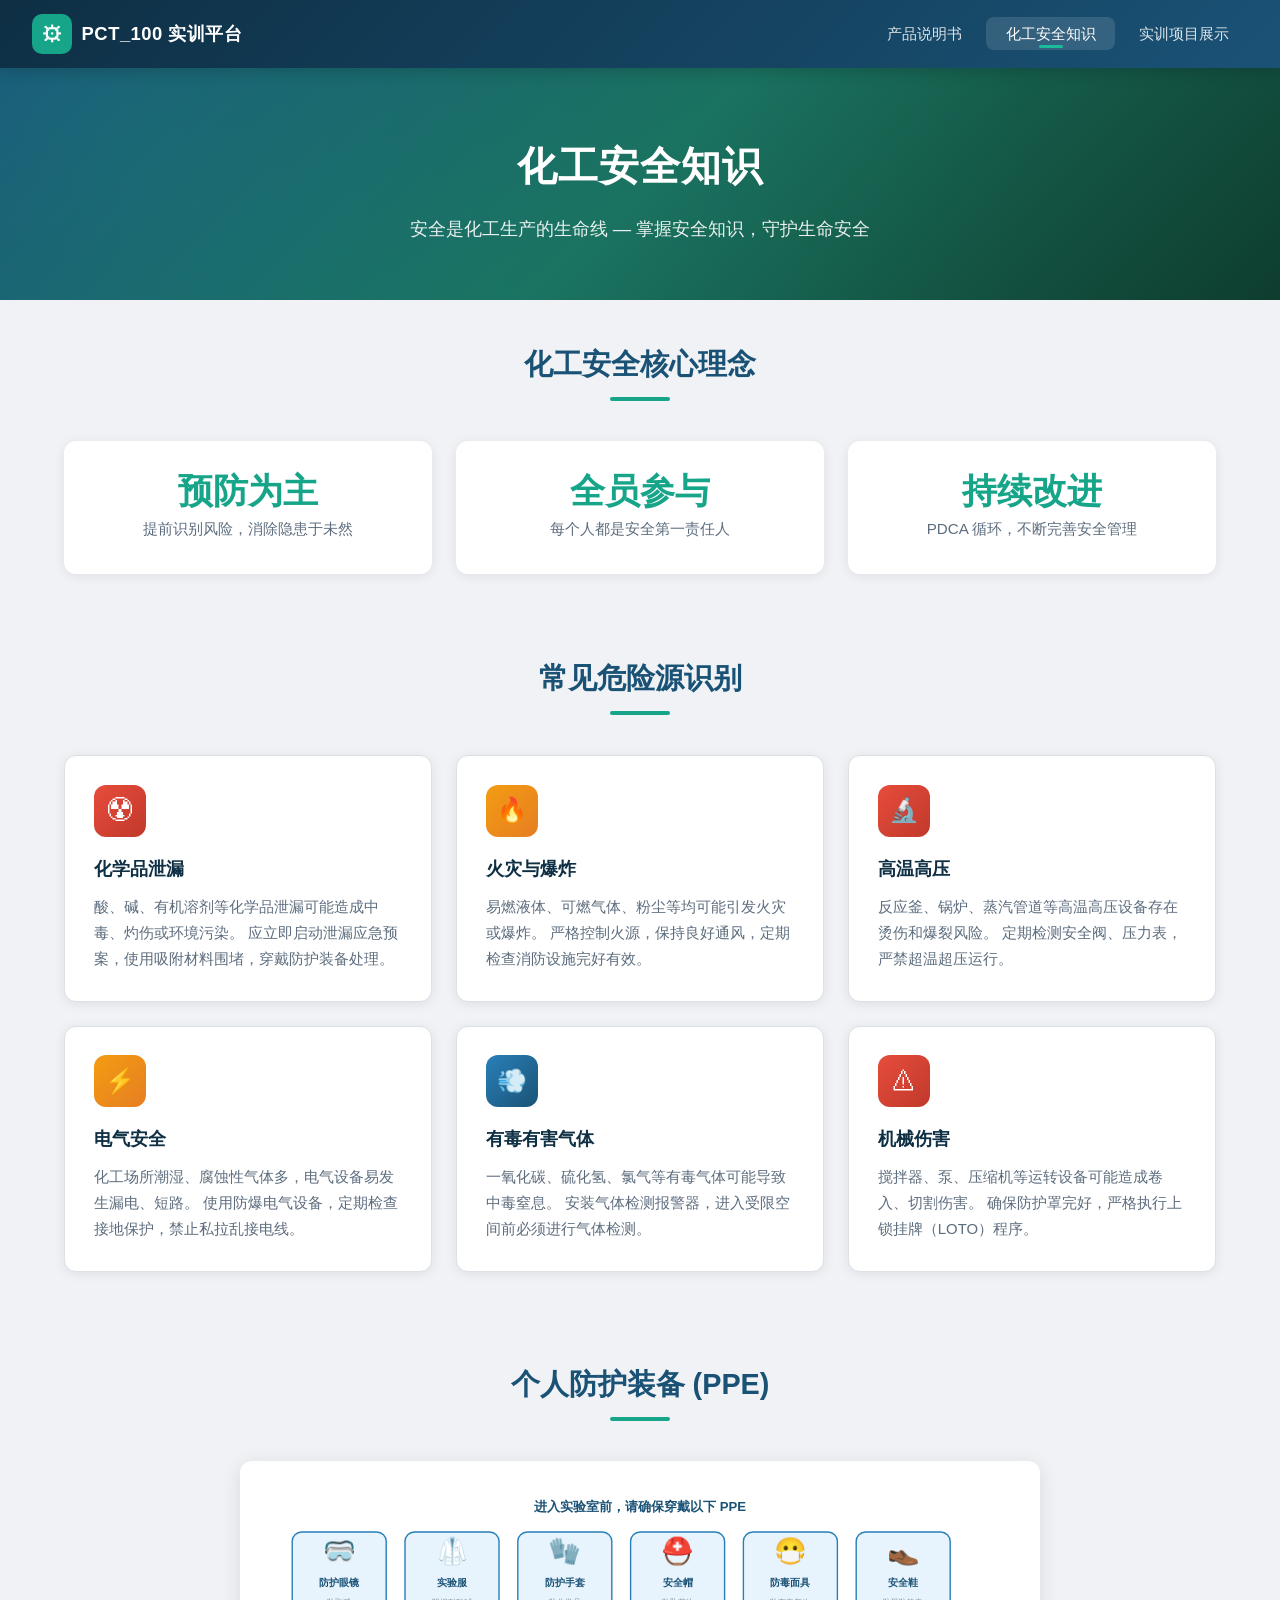
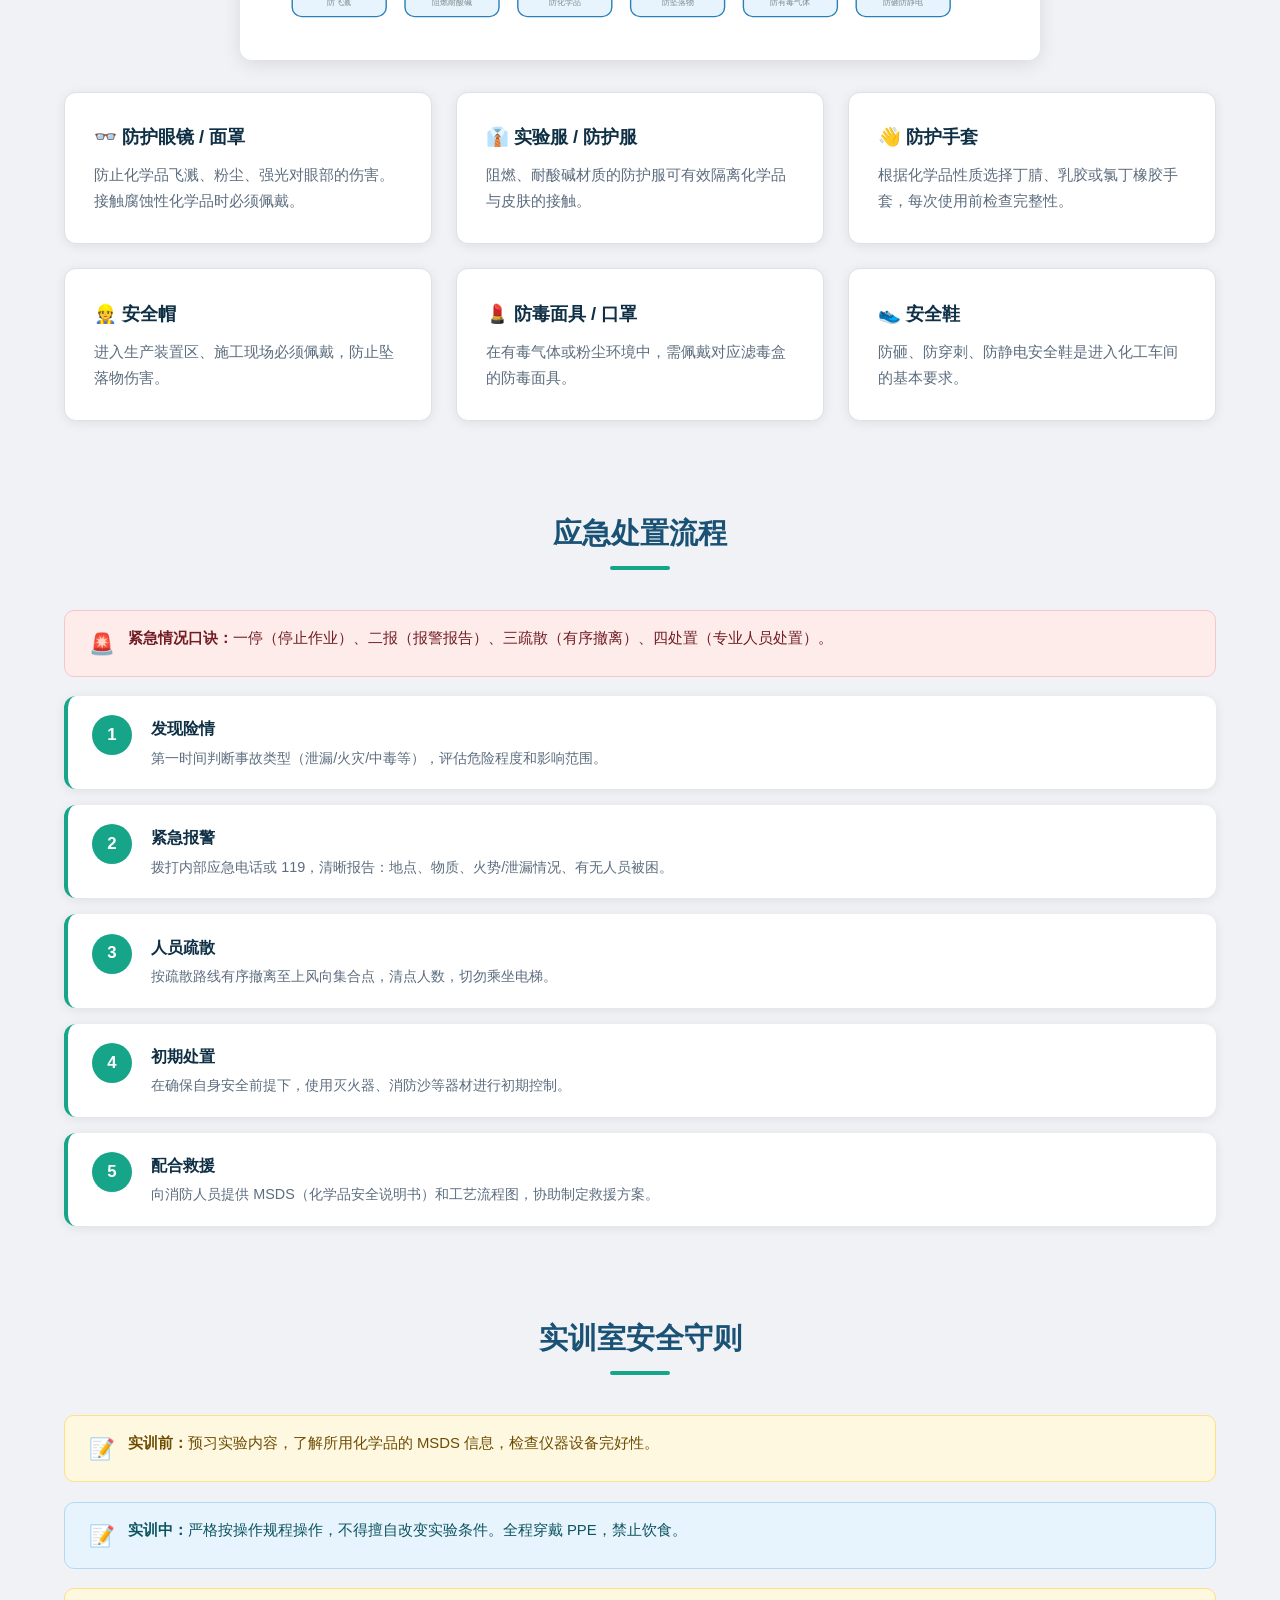
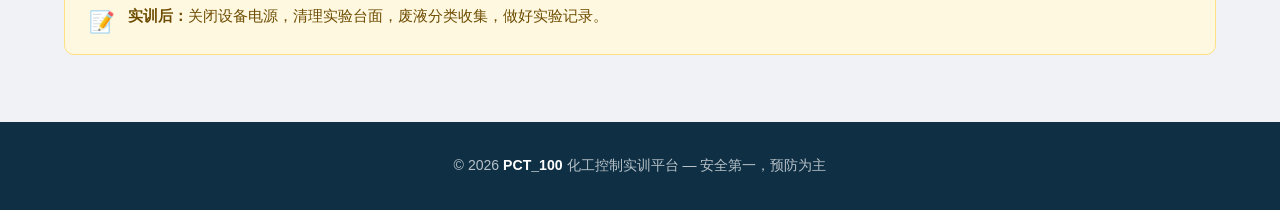
<file: safety.html>
<!DOCTYPE html>
<html lang="zh-CN">
<head>
  <meta charset="UTF-8" />
  <meta name="viewport" content="width=device-width, initial-scale=1.0" />
  <title>化工安全知识 - PCT_100 实训平台</title>
  <link rel="stylesheet" href="styles.css" />
</head>
<body>

  <!-- ========== 导航栏 ========== -->
  <nav class="navbar">
    <div class="nav-brand">
      <div class="logo-icon">&#9881;</div>
      <span class="brand-text">PCT_100 实训平台</span>
    </div>
    <button class="nav-toggle" onclick="document.querySelector('.nav-links').classList.toggle('show')">&#9776;</button>
    <ul class="nav-links">
      <li><a href="index.html">产品说明书</a></li>
      <li><a href="safety.html" class="active">化工安全知识</a></li>
      <li><a href="projects.html">实训项目展示</a></li>
    </ul>
  </nav>

  <!-- ========== Hero 区 ========== -->
  <header class="hero">
    <h1>化工安全知识</h1>
    <p class="subtitle">
      安全是化工生产的生命线 &mdash; 掌握安全知识，守护生命安全
    </p>
  </header>

  <!-- ========== 安全理念 ========== -->
  <section class="container">
    <div class="section-title">
      <h2>化工安全核心理念</h2>
      <div class="divider"></div>
    </div>

    <div class="highlight-row">
      <div class="highlight">
        <div class="hl-num" style="font-size:2.2rem;">预防为主</div>
        <div class="hl-label">提前识别风险，消除隐患于未然</div>
      </div>
      <div class="highlight">
        <div class="hl-num" style="font-size:2.2rem;">全员参与</div>
        <div class="hl-label">每个人都是安全第一责任人</div>
      </div>
      <div class="highlight">
        <div class="hl-num" style="font-size:2.2rem;">持续改进</div>
        <div class="hl-label">PDCA 循环，不断完善安全管理</div>
      </div>
    </div>
  </section>

  <!-- ========== 危险源识别 ========== -->
  <section class="container" style="padding-top:0;">
    <div class="section-title">
      <h2>常见危险源识别</h2>
      <div class="divider"></div>
    </div>

    <div class="card-grid">
      <div class="card">
        <div class="card-icon red">&#9762;</div>
        <h3>化学品泄漏</h3>
        <p>
          酸、碱、有机溶剂等化学品泄漏可能造成中毒、灼伤或环境污染。
          应立即启动泄漏应急预案，使用吸附材料围堵，穿戴防护装备处理。
        </p>
      </div>
      <div class="card">
        <div class="card-icon orange">&#128293;</div>
        <h3>火灾与爆炸</h3>
        <p>
          易燃液体、可燃气体、粉尘等均可能引发火灾或爆炸。
          严格控制火源，保持良好通风，定期检查消防设施完好有效。
        </p>
      </div>
      <div class="card">
        <div class="card-icon red">&#128300;</div>
        <h3>高温高压</h3>
        <p>
          反应釜、锅炉、蒸汽管道等高温高压设备存在烫伤和爆裂风险。
          定期检测安全阀、压力表，严禁超温超压运行。
        </p>
      </div>
      <div class="card">
        <div class="card-icon orange">&#9889;</div>
        <h3>电气安全</h3>
        <p>
          化工场所潮湿、腐蚀性气体多，电气设备易发生漏电、短路。
          使用防爆电气设备，定期检查接地保护，禁止私拉乱接电线。
        </p>
      </div>
      <div class="card">
        <div class="card-icon">&#128168;</div>
        <h3>有毒有害气体</h3>
        <p>
          一氧化碳、硫化氢、氯气等有毒气体可能导致中毒窒息。
          安装气体检测报警器，进入受限空间前必须进行气体检测。
        </p>
      </div>
      <div class="card">
        <div class="card-icon red">&#9888;</div>
        <h3>机械伤害</h3>
        <p>
          搅拌器、泵、压缩机等运转设备可能造成卷入、切割伤害。
          确保防护罩完好，严格执行上锁挂牌（LOTO）程序。
        </p>
      </div>
    </div>
  </section>

  <!-- ========== PPE 个人防护 ========== -->
  <section class="container">
    <div class="section-title">
      <h2>个人防护装备 (PPE)</h2>
      <div class="divider"></div>
    </div>
    <div style="max-width:800px;margin:0 auto 2rem;background:#fff;border-radius:12px;box-shadow:0 4px 20px rgba(0,0,0,0.1);padding:1.5rem;overflow:hidden;">
      <svg viewBox="0 0 800 160" xmlns="http://www.w3.org/2000/svg" style="width:100%;display:block;">
        <defs>
          <linearGradient id="ppeGrad" x1="0" y1="0" x2="1" y2="1"><stop offset="0%" stop-color="#1a5276"/><stop offset="100%" stop-color="#2980b9"/></linearGradient>
        </defs>
        <!-- 标题 -->
        <text x="400" y="28" text-anchor="middle" fill="#1a5276" font-size="14" font-weight="700">进入实验室前，请确保穿戴以下 PPE</text>
        <!-- 防护眼镜 -->
        <rect x="30" y="50" width="100" height="90" rx="10" fill="#e8f4fd" stroke="#2980b9" stroke-width="1.5"/>
        <text x="80" y="80" text-anchor="middle" font-size="28">🥽</text>
        <text x="80" y="108" text-anchor="middle" fill="#1a5276" font-size="11" font-weight="600">防护眼镜</text>
        <text x="80" y="128" text-anchor="middle" fill="#7f8c8d" font-size="9">防飞溅</text>
        <!-- 实验服 -->
        <rect x="150" y="50" width="100" height="90" rx="10" fill="#e8f4fd" stroke="#2980b9" stroke-width="1.5"/>
        <text x="200" y="80" text-anchor="middle" font-size="28">🥼</text>
        <text x="200" y="108" text-anchor="middle" fill="#1a5276" font-size="11" font-weight="600">实验服</text>
        <text x="200" y="128" text-anchor="middle" fill="#7f8c8d" font-size="9">阻燃耐酸碱</text>
        <!-- 手套 -->
        <rect x="270" y="50" width="100" height="90" rx="10" fill="#e8f4fd" stroke="#2980b9" stroke-width="1.5"/>
        <text x="320" y="80" text-anchor="middle" font-size="28">🧤</text>
        <text x="320" y="108" text-anchor="middle" fill="#1a5276" font-size="11" font-weight="600">防护手套</text>
        <text x="320" y="128" text-anchor="middle" fill="#7f8c8d" font-size="9">防化学品</text>
        <!-- 安全帽 -->
        <rect x="390" y="50" width="100" height="90" rx="10" fill="#e8f4fd" stroke="#2980b9" stroke-width="1.5"/>
        <text x="440" y="80" text-anchor="middle" font-size="28">⛑️</text>
        <text x="440" y="108" text-anchor="middle" fill="#1a5276" font-size="11" font-weight="600">安全帽</text>
        <text x="440" y="128" text-anchor="middle" fill="#7f8c8d" font-size="9">防坠落物</text>
        <!-- 防毒面具 -->
        <rect x="510" y="50" width="100" height="90" rx="10" fill="#e8f4fd" stroke="#2980b9" stroke-width="1.5"/>
        <text x="560" y="80" text-anchor="middle" font-size="28">😷</text>
        <text x="560" y="108" text-anchor="middle" fill="#1a5276" font-size="11" font-weight="600">防毒面具</text>
        <text x="560" y="128" text-anchor="middle" fill="#7f8c8d" font-size="9">防有毒气体</text>
        <!-- 安全鞋 -->
        <rect x="630" y="50" width="100" height="90" rx="10" fill="#e8f4fd" stroke="#2980b9" stroke-width="1.5"/>
        <text x="680" y="80" text-anchor="middle" font-size="28">👞</text>
        <text x="680" y="108" text-anchor="middle" fill="#1a5276" font-size="11" font-weight="600">安全鞋</text>
        <text x="680" y="128" text-anchor="middle" fill="#7f8c8d" font-size="9">防砸防静电</text>
      </svg>
    </div>

    <div class="card-grid">
      <div class="card">
        <h3>&#128083; 防护眼镜 / 面罩</h3>
        <p>防止化学品飞溅、粉尘、强光对眼部的伤害。接触腐蚀性化学品时必须佩戴。</p>
      </div>
      <div class="card">
        <h3>&#128084; 实验服 / 防护服</h3>
        <p>阻燃、耐酸碱材质的防护服可有效隔离化学品与皮肤的接触。</p>
      </div>
      <div class="card">
        <h3>&#128075; 防护手套</h3>
        <p>根据化学品性质选择丁腈、乳胶或氯丁橡胶手套，每次使用前检查完整性。</p>
      </div>
      <div class="card">
        <h3>&#128119; 安全帽</h3>
        <p>进入生产装置区、施工现场必须佩戴，防止坠落物伤害。</p>
      </div>
      <div class="card">
        <h3>&#128132; 防毒面具 / 口罩</h3>
        <p>在有毒气体或粉尘环境中，需佩戴对应滤毒盒的防毒面具。</p>
      </div>
      <div class="card">
        <h3>&#128095; 安全鞋</h3>
        <p>防砸、防穿刺、防静电安全鞋是进入化工车间的基本要求。</p>
      </div>
    </div>
  </section>

  <!-- ========== 应急处置 ========== -->
  <section class="container">
    <div class="section-title">
      <h2>应急处置流程</h2>
      <div class="divider"></div>
    </div>

    <div class="alert alert-danger">
      <span class="alert-icon">&#128680;</span>
      <span><strong>紧急情况口诀：</strong>一停（停止作业）、二报（报警报告）、三疏散（有序撤离）、四处置（专业人员处置）。</span>
    </div>

    <div class="steps">
      <div class="step">
        <div class="step-num">1</div>
        <div class="step-content">
          <h4>发现险情</h4>
          <p>第一时间判断事故类型（泄漏/火灾/中毒等），评估危险程度和影响范围。</p>
        </div>
      </div>
      <div class="step">
        <div class="step-num">2</div>
        <div class="step-content">
          <h4>紧急报警</h4>
          <p>拨打内部应急电话或 119，清晰报告：地点、物质、火势/泄漏情况、有无人员被困。</p>
        </div>
      </div>
      <div class="step">
        <div class="step-num">3</div>
        <div class="step-content">
          <h4>人员疏散</h4>
          <p>按疏散路线有序撤离至上风向集合点，清点人数，切勿乘坐电梯。</p>
        </div>
      </div>
      <div class="step">
        <div class="step-num">4</div>
        <div class="step-content">
          <h4>初期处置</h4>
          <p>在确保自身安全前提下，使用灭火器、消防沙等器材进行初期控制。</p>
        </div>
      </div>
      <div class="step">
        <div class="step-num">5</div>
        <div class="step-content">
          <h4>配合救援</h4>
          <p>向消防人员提供 MSDS（化学品安全说明书）和工艺流程图，协助制定救援方案。</p>
        </div>
      </div>
    </div>
  </section>

  <!-- ========== 实训安全守则 ========== -->
  <section class="container">
    <div class="section-title">
      <h2>实训室安全守则</h2>
      <div class="divider"></div>
    </div>

    <div class="alert alert-warning">
      <span class="alert-icon">&#128221;</span>
      <span><strong>实训前：</strong>预习实验内容，了解所用化学品的 MSDS 信息，检查仪器设备完好性。</span>
    </div>
    <div class="alert alert-info">
      <span class="alert-icon">&#128221;</span>
      <span><strong>实训中：</strong>严格按操作规程操作，不得擅自改变实验条件。全程穿戴 PPE，禁止饮食。</span>
    </div>
    <div class="alert alert-warning">
      <span class="alert-icon">&#128221;</span>
      <span><strong>实训后：</strong>关闭设备电源，清理实验台面，废液分类收集，做好实验记录。</span>
    </div>
  </section>

  <!-- ========== 页脚 ========== -->
  <footer class="footer">
    <p>&copy; 2026 <strong>PCT_100</strong> 化工控制实训平台 &mdash; 安全第一，预防为主</p>
  </footer>

</body>
</html>
</file>
<file: website/styles.css>
/* ============================================
   PCT_100 化工控制实训平台 - 全局样式表
   ============================================ */

/* ---------- CSS 变量 ---------- */
:root {
  --primary: #1a5276;
  --primary-light: #2980b9;
  --primary-dark: #0e2f44;
  --accent: #17a589;
  --accent-light: #1abc9c;
  --danger: #e74c3c;
  --warning: #f39c12;
  --bg: #f0f2f5;
  --bg-card: #ffffff;
  --text: #2c3e50;
  --text-light: #5d6d7e;
  --text-muted: #95a5a6;
  --border: #dce1e6;
  --shadow: 0 2px 12px rgba(0, 0, 0, 0.08);
  --shadow-hover: 0 6px 24px rgba(0, 0, 0, 0.12);
  --radius: 12px;
  --transition: 0.3s cubic-bezier(0.4, 0, 0.2, 1);
  --nav-height: 68px;
  --max-width: 1200px;
}

/* ---------- Reset ---------- */
*,
*::before,
*::after {
  margin: 0;
  padding: 0;
  box-sizing: border-box;
}

html {
  scroll-behavior: smooth;
  font-size: 16px;
}

body {
  font-family: "Segoe UI", "PingFang SC", "Microsoft YaHei", "Helvetica Neue",
    sans-serif;
  color: var(--text);
  background: var(--bg);
  line-height: 1.7;
  min-height: 100vh;
  padding-top: var(--nav-height);
}

/* ---------- 导航栏 ---------- */
.navbar {
  position: fixed;
  top: 0;
  left: 0;
  right: 0;
  height: var(--nav-height);
  background: linear-gradient(135deg, var(--primary-dark), var(--primary));
  display: flex;
  align-items: center;
  justify-content: space-between;
  padding: 0 2rem;
  z-index: 1000;
  box-shadow: 0 2px 16px rgba(0, 0, 0, 0.2);
}

.nav-brand {
  display: flex;
  align-items: center;
  gap: 0.6rem;
}

.nav-brand .logo-icon {
  width: 40px;
  height: 40px;
  background: var(--accent);
  border-radius: 10px;
  display: flex;
  align-items: center;
  justify-content: center;
  font-size: 1.3rem;
  color: #fff;
  font-weight: bold;
}

.nav-brand .brand-text {
  color: #fff;
  font-size: 1.15rem;
  font-weight: 700;
  letter-spacing: 0.5px;
}

.nav-links {
  display: flex;
  list-style: none;
  gap: 0.3rem;
}

.nav-links a {
  color: rgba(255, 255, 255, 0.85);
  text-decoration: none;
  padding: 0.5rem 1.2rem;
  border-radius: 8px;
  font-size: 0.95rem;
  font-weight: 500;
  transition: var(--transition);
  position: relative;
}

.nav-links a:hover,
.nav-links a.active {
  color: #fff;
  background: rgba(255, 255, 255, 0.12);
}

.nav-links a.active::after {
  content: "";
  position: absolute;
  bottom: 2px;
  left: 50%;
  transform: translateX(-50%);
  width: 24px;
  height: 3px;
  background: var(--accent-light);
  border-radius: 2px;
}

/* 移动端菜单按钮 */
.nav-toggle {
  display: none;
  background: none;
  border: none;
  color: #fff;
  font-size: 1.5rem;
  cursor: pointer;
  padding: 0.3rem;
}

/* ---------- 页面 Hero ---------- */
.hero {
  background: linear-gradient(135deg, #1a5276 0%, #1a6e5c 50%, #0e3d2e 100%);
  color: #fff;
  text-align: center;
  padding: 4rem 2rem 3.5rem;
  position: relative;
  overflow: hidden;
}

.hero::before {
  content: "";
  position: absolute;
  top: -50%;
  left: -50%;
  width: 200%;
  height: 200%;
  background: radial-gradient(
    circle at 30% 40%,
    rgba(26, 188, 156, 0.15) 0%,
    transparent 50%
  );
  pointer-events: none;
}

.hero h1 {
  font-size: 2.5rem;
  font-weight: 800;
  margin-bottom: 0.8rem;
  position: relative;
  letter-spacing: 1px;
}

.hero .subtitle {
  font-size: 1.15rem;
  opacity: 0.9;
  position: relative;
  max-width: 640px;
  margin: 0 auto;
}

/* ---------- 容器 ---------- */
.container {
  max-width: var(--max-width);
  margin: 0 auto;
  padding: 2.5rem 1.5rem 3rem;
}

/* ---------- 区块标题 ---------- */
.section-title {
  text-align: center;
  margin-bottom: 2.5rem;
}

.section-title h2 {
  font-size: 1.8rem;
  font-weight: 700;
  color: var(--primary);
  margin-bottom: 0.4rem;
}

.section-title .divider {
  width: 60px;
  height: 4px;
  background: var(--accent);
  border-radius: 2px;
  margin: 0.5rem auto 0;
}

/* ---------- 卡片网格 ---------- */
.card-grid {
  display: grid;
  grid-template-columns: repeat(auto-fit, minmax(320px, 1fr));
  gap: 1.5rem;
}

.card {
  background: var(--bg-card);
  border-radius: var(--radius);
  padding: 1.8rem;
  box-shadow: var(--shadow);
  transition: var(--transition);
  border: 1px solid var(--border);
}

.card:hover {
  transform: translateY(-4px);
  box-shadow: var(--shadow-hover);
}

.card-icon {
  width: 52px;
  height: 52px;
  border-radius: 12px;
  display: flex;
  align-items: center;
  justify-content: center;
  font-size: 1.5rem;
  margin-bottom: 1rem;
  background: linear-gradient(135deg, var(--primary-light), var(--primary));
  color: #fff;
}

.card-icon.green {
  background: linear-gradient(135deg, var(--accent-light), var(--accent));
}

.card-icon.orange {
  background: linear-gradient(135deg, #f39c12, #e67e22);
}

.card-icon.red {
  background: linear-gradient(135deg, #e74c3c, #c0392b);
}

.card h3 {
  font-size: 1.15rem;
  font-weight: 700;
  margin-bottom: 0.6rem;
  color: var(--primary-dark);
}

.card p {
  color: var(--text-light);
  font-size: 0.93rem;
  line-height: 1.75;
}

.card .spec-row {
  display: flex;
  justify-content: space-between;
  padding: 0.4rem 0;
  border-bottom: 1px dashed var(--border);
  font-size: 0.9rem;
}

.card .spec-row:last-child {
  border-bottom: none;
}

.card .spec-label {
  color: var(--text-muted);
  font-weight: 500;
}

.card .spec-value {
  color: var(--text);
  font-weight: 600;
}

/* ---------- 图片卡片 ---------- */
.img-card {
  background: var(--bg-card);
  border-radius: var(--radius);
  overflow: hidden;
  box-shadow: var(--shadow);
  transition: var(--transition);
  border: 1px solid var(--border);
}

.img-card:hover {
  transform: translateY(-4px);
  box-shadow: var(--shadow-hover);
}

.img-card img {
  width: 100%;
  height: 200px;
  object-fit: cover;
  display: block;
}

.img-card .img-card-body {
  padding: 1.2rem 1.5rem;
}

.img-card .img-card-body h4 {
  font-size: 1.05rem;
  font-weight: 700;
  color: var(--primary-dark);
  margin-bottom: 0.3rem;
}

.img-card .img-card-body p {
  color: var(--text-light);
  font-size: 0.88rem;
}

/* ---------- 技术规格表 ---------- */
.spec-table {
  width: 100%;
  border-collapse: collapse;
  background: var(--bg-card);
  border-radius: var(--radius);
  overflow: hidden;
  box-shadow: var(--shadow);
}

.spec-table thead {
  background: var(--primary);
  color: #fff;
}

.spec-table th {
  padding: 0.9rem 1.2rem;
  text-align: left;
  font-weight: 600;
  font-size: 0.93rem;
}

.spec-table td {
  padding: 0.8rem 1.2rem;
  border-bottom: 1px solid var(--border);
  font-size: 0.9rem;
  color: var(--text-light);
}

.spec-table tbody tr:hover {
  background: #f8fafb;
}

.spec-table tbody tr:last-child td {
  border-bottom: none;
}

/* ---------- 步骤列表 ---------- */
.steps {
  display: flex;
  flex-direction: column;
  gap: 1rem;
  counter-reset: step;
}

.step {
  display: flex;
  align-items: flex-start;
  gap: 1.2rem;
  background: var(--bg-card);
  padding: 1.2rem 1.5rem;
  border-radius: var(--radius);
  box-shadow: var(--shadow);
  border-left: 4px solid var(--accent);
  transition: var(--transition);
}

.step:hover {
  border-left-color: var(--primary-light);
  box-shadow: var(--shadow-hover);
}

.step-num {
  width: 40px;
  height: 40px;
  flex-shrink: 0;
  background: var(--accent);
  color: #fff;
  border-radius: 50%;
  display: flex;
  align-items: center;
  justify-content: center;
  font-weight: 700;
  font-size: 1.05rem;
}

.step-content h4 {
  font-size: 1rem;
  font-weight: 700;
  color: var(--primary-dark);
  margin-bottom: 0.2rem;
}

.step-content p {
  font-size: 0.9rem;
  color: var(--text-light);
}

/* ---------- 安全警示框 ---------- */
.alert {
  padding: 1rem 1.5rem;
  border-radius: 10px;
  margin-bottom: 1.2rem;
  font-size: 0.93rem;
  display: flex;
  align-items: flex-start;
  gap: 0.8rem;
  line-height: 1.6;
}

.alert-danger {
  background: #fdecea;
  border: 1px solid #f5c6cb;
  color: #721c24;
}

.alert-warning {
  background: #fff8e1;
  border: 1px solid #ffe082;
  color: #6d4c00;
}

.alert-info {
  background: #e8f4fd;
  border: 1px solid #b3d9f2;
  color: #0c5460;
}

.alert .alert-icon {
  font-size: 1.3rem;
  flex-shrink: 0;
}

/* ---------- 特性亮点 ---------- */
.highlight-row {
  display: grid;
  grid-template-columns: repeat(3, 1fr);
  gap: 1.5rem;
  margin: 2rem 0;
}

.highlight {
  text-align: center;
  padding: 2rem 1.2rem;
  background: var(--bg-card);
  border-radius: var(--radius);
  box-shadow: var(--shadow);
  transition: var(--transition);
}

.highlight:hover {
  transform: translateY(-4px);
  box-shadow: var(--shadow-hover);
}

.highlight .hl-num {
  font-size: 2.5rem;
  font-weight: 800;
  color: var(--accent);
  line-height: 1;
}

.highlight .hl-label {
  margin-top: 0.5rem;
  color: var(--text-light);
  font-size: 0.95rem;
  font-weight: 500;
}

/* ---------- 页脚 ---------- */
.footer {
  background: var(--primary-dark);
  color: rgba(255, 255, 255, 0.7);
  text-align: center;
  padding: 2rem 1.5rem;
  font-size: 0.88rem;
}

.footer strong {
  color: #fff;
}

/* ---------- 响应式 ---------- */
@media (max-width: 768px) {
  .hero h1 {
    font-size: 1.7rem;
  }

  .hero .subtitle {
    font-size: 1rem;
  }

  .nav-links {
    display: none;
    position: absolute;
    top: var(--nav-height);
    left: 0;
    right: 0;
    background: var(--primary-dark);
    flex-direction: column;
    padding: 0.8rem;
    gap: 0.2rem;
  }

  .nav-links.show {
    display: flex;
  }

  .nav-toggle {
    display: block;
  }

  .card-grid {
    grid-template-columns: 1fr;
  }

  .highlight-row {
    grid-template-columns: 1fr;
  }

  .container {
    padding: 1.5rem 1rem 2rem;
  }
}

@media (max-width: 480px) {
  .hero {
    padding: 2.5rem 1rem 2rem;
  }

  .hero h1 {
    font-size: 1.4rem;
  }

  .spec-table {
    font-size: 0.8rem;
  }

  .spec-table th,
  .spec-table td {
    padding: 0.6rem 0.7rem;
  }
}
</file>
<file: styles.css>
/* ============================================
   PCT_100 化工控制实训平台 - 全局样式表
   ============================================ */

/* ---------- CSS 变量 ---------- */
:root {
  --primary: #1a5276;
  --primary-light: #2980b9;
  --primary-dark: #0e2f44;
  --accent: #17a589;
  --accent-light: #1abc9c;
  --danger: #e74c3c;
  --warning: #f39c12;
  --bg: #f0f2f5;
  --bg-card: #ffffff;
  --text: #2c3e50;
  --text-light: #5d6d7e;
  --text-muted: #95a5a6;
  --border: #dce1e6;
  --shadow: 0 2px 12px rgba(0, 0, 0, 0.08);
  --shadow-hover: 0 6px 24px rgba(0, 0, 0, 0.12);
  --radius: 12px;
  --transition: 0.3s cubic-bezier(0.4, 0, 0.2, 1);
  --nav-height: 68px;
  --max-width: 1200px;
}

/* ---------- Reset ---------- */
*,
*::before,
*::after {
  margin: 0;
  padding: 0;
  box-sizing: border-box;
}

html {
  scroll-behavior: smooth;
  font-size: 16px;
}

body {
  font-family: "Segoe UI", "PingFang SC", "Microsoft YaHei", "Helvetica Neue",
    sans-serif;
  color: var(--text);
  background: var(--bg);
  line-height: 1.7;
  min-height: 100vh;
  padding-top: var(--nav-height);
}

/* ---------- 导航栏 ---------- */
.navbar {
  position: fixed;
  top: 0;
  left: 0;
  right: 0;
  height: var(--nav-height);
  background: linear-gradient(135deg, var(--primary-dark), var(--primary));
  display: flex;
  align-items: center;
  justify-content: space-between;
  padding: 0 2rem;
  z-index: 1000;
  box-shadow: 0 2px 16px rgba(0, 0, 0, 0.2);
}

.nav-brand {
  display: flex;
  align-items: center;
  gap: 0.6rem;
}

.nav-brand .logo-icon {
  width: 40px;
  height: 40px;
  background: var(--accent);
  border-radius: 10px;
  display: flex;
  align-items: center;
  justify-content: center;
  font-size: 1.3rem;
  color: #fff;
  font-weight: bold;
}

.nav-brand .brand-text {
  color: #fff;
  font-size: 1.15rem;
  font-weight: 700;
  letter-spacing: 0.5px;
}

.nav-links {
  display: flex;
  list-style: none;
  gap: 0.3rem;
}

.nav-links a {
  color: rgba(255, 255, 255, 0.85);
  text-decoration: none;
  padding: 0.5rem 1.2rem;
  border-radius: 8px;
  font-size: 0.95rem;
  font-weight: 500;
  transition: var(--transition);
  position: relative;
}

.nav-links a:hover,
.nav-links a.active {
  color: #fff;
  background: rgba(255, 255, 255, 0.12);
}

.nav-links a.active::after {
  content: "";
  position: absolute;
  bottom: 2px;
  left: 50%;
  transform: translateX(-50%);
  width: 24px;
  height: 3px;
  background: var(--accent-light);
  border-radius: 2px;
}

/* 移动端菜单按钮 */
.nav-toggle {
  display: none;
  background: none;
  border: none;
  color: #fff;
  font-size: 1.5rem;
  cursor: pointer;
  padding: 0.3rem;
}

/* ---------- 页面 Hero ---------- */
.hero {
  background: linear-gradient(135deg, #1a5276 0%, #1a6e5c 50%, #0e3d2e 100%);
  color: #fff;
  text-align: center;
  padding: 4rem 2rem 3.5rem;
  position: relative;
  overflow: hidden;
}

.hero::before {
  content: "";
  position: absolute;
  top: -50%;
  left: -50%;
  width: 200%;
  height: 200%;
  background: radial-gradient(
    circle at 30% 40%,
    rgba(26, 188, 156, 0.15) 0%,
    transparent 50%
  );
  pointer-events: none;
}

.hero h1 {
  font-size: 2.5rem;
  font-weight: 800;
  margin-bottom: 0.8rem;
  position: relative;
  letter-spacing: 1px;
}

.hero .subtitle {
  font-size: 1.15rem;
  opacity: 0.9;
  position: relative;
  max-width: 640px;
  margin: 0 auto;
}

/* ---------- 容器 ---------- */
.container {
  max-width: var(--max-width);
  margin: 0 auto;
  padding: 2.5rem 1.5rem 3rem;
}

/* ---------- 区块标题 ---------- */
.section-title {
  text-align: center;
  margin-bottom: 2.5rem;
}

.section-title h2 {
  font-size: 1.8rem;
  font-weight: 700;
  color: var(--primary);
  margin-bottom: 0.4rem;
}

.section-title .divider {
  width: 60px;
  height: 4px;
  background: var(--accent);
  border-radius: 2px;
  margin: 0.5rem auto 0;
}

/* ---------- 卡片网格 ---------- */
.card-grid {
  display: grid;
  grid-template-columns: repeat(auto-fit, minmax(320px, 1fr));
  gap: 1.5rem;
}

.card {
  background: var(--bg-card);
  border-radius: var(--radius);
  padding: 1.8rem;
  box-shadow: var(--shadow);
  transition: var(--transition);
  border: 1px solid var(--border);
}

.card:hover {
  transform: translateY(-4px);
  box-shadow: var(--shadow-hover);
}

.card-icon {
  width: 52px;
  height: 52px;
  border-radius: 12px;
  display: flex;
  align-items: center;
  justify-content: center;
  font-size: 1.5rem;
  margin-bottom: 1rem;
  background: linear-gradient(135deg, var(--primary-light), var(--primary));
  color: #fff;
}

.card-icon.green {
  background: linear-gradient(135deg, var(--accent-light), var(--accent));
}

.card-icon.orange {
  background: linear-gradient(135deg, #f39c12, #e67e22);
}

.card-icon.red {
  background: linear-gradient(135deg, #e74c3c, #c0392b);
}

.card h3 {
  font-size: 1.15rem;
  font-weight: 700;
  margin-bottom: 0.6rem;
  color: var(--primary-dark);
}

.card p {
  color: var(--text-light);
  font-size: 0.93rem;
  line-height: 1.75;
}

.card .spec-row {
  display: flex;
  justify-content: space-between;
  padding: 0.4rem 0;
  border-bottom: 1px dashed var(--border);
  font-size: 0.9rem;
}

.card .spec-row:last-child {
  border-bottom: none;
}

.card .spec-label {
  color: var(--text-muted);
  font-weight: 500;
}

.card .spec-value {
  color: var(--text);
  font-weight: 600;
}

/* ---------- 图片卡片 ---------- */
.img-card {
  background: var(--bg-card);
  border-radius: var(--radius);
  overflow: hidden;
  box-shadow: var(--shadow);
  transition: var(--transition);
  border: 1px solid var(--border);
}

.img-card:hover {
  transform: translateY(-4px);
  box-shadow: var(--shadow-hover);
}

.img-card img {
  width: 100%;
  height: 200px;
  object-fit: cover;
  display: block;
}

.img-card .img-card-body {
  padding: 1.2rem 1.5rem;
}

.img-card .img-card-body h4 {
  font-size: 1.05rem;
  font-weight: 700;
  color: var(--primary-dark);
  margin-bottom: 0.3rem;
}

.img-card .img-card-body p {
  color: var(--text-light);
  font-size: 0.88rem;
}

/* ---------- 技术规格表 ---------- */
.spec-table {
  width: 100%;
  border-collapse: collapse;
  background: var(--bg-card);
  border-radius: var(--radius);
  overflow: hidden;
  box-shadow: var(--shadow);
}

.spec-table thead {
  background: var(--primary);
  color: #fff;
}

.spec-table th {
  padding: 0.9rem 1.2rem;
  text-align: left;
  font-weight: 600;
  font-size: 0.93rem;
}

.spec-table td {
  padding: 0.8rem 1.2rem;
  border-bottom: 1px solid var(--border);
  font-size: 0.9rem;
  color: var(--text-light);
}

.spec-table tbody tr:hover {
  background: #f8fafb;
}

.spec-table tbody tr:last-child td {
  border-bottom: none;
}

/* ---------- 步骤列表 ---------- */
.steps {
  display: flex;
  flex-direction: column;
  gap: 1rem;
  counter-reset: step;
}

.step {
  display: flex;
  align-items: flex-start;
  gap: 1.2rem;
  background: var(--bg-card);
  padding: 1.2rem 1.5rem;
  border-radius: var(--radius);
  box-shadow: var(--shadow);
  border-left: 4px solid var(--accent);
  transition: var(--transition);
}

.step:hover {
  border-left-color: var(--primary-light);
  box-shadow: var(--shadow-hover);
}

.step-num {
  width: 40px;
  height: 40px;
  flex-shrink: 0;
  background: var(--accent);
  color: #fff;
  border-radius: 50%;
  display: flex;
  align-items: center;
  justify-content: center;
  font-weight: 700;
  font-size: 1.05rem;
}

.step-content h4 {
  font-size: 1rem;
  font-weight: 700;
  color: var(--primary-dark);
  margin-bottom: 0.2rem;
}

.step-content p {
  font-size: 0.9rem;
  color: var(--text-light);
}

/* ---------- 安全警示框 ---------- */
.alert {
  padding: 1rem 1.5rem;
  border-radius: 10px;
  margin-bottom: 1.2rem;
  font-size: 0.93rem;
  display: flex;
  align-items: flex-start;
  gap: 0.8rem;
  line-height: 1.6;
}

.alert-danger {
  background: #fdecea;
  border: 1px solid #f5c6cb;
  color: #721c24;
}

.alert-warning {
  background: #fff8e1;
  border: 1px solid #ffe082;
  color: #6d4c00;
}

.alert-info {
  background: #e8f4fd;
  border: 1px solid #b3d9f2;
  color: #0c5460;
}

.alert .alert-icon {
  font-size: 1.3rem;
  flex-shrink: 0;
}

/* ---------- 特性亮点 ---------- */
.highlight-row {
  display: grid;
  grid-template-columns: repeat(3, 1fr);
  gap: 1.5rem;
  margin: 2rem 0;
}

.highlight {
  text-align: center;
  padding: 2rem 1.2rem;
  background: var(--bg-card);
  border-radius: var(--radius);
  box-shadow: var(--shadow);
  transition: var(--transition);
}

.highlight:hover {
  transform: translateY(-4px);
  box-shadow: var(--shadow-hover);
}

.highlight .hl-num {
  font-size: 2.5rem;
  font-weight: 800;
  color: var(--accent);
  line-height: 1;
}

.highlight .hl-label {
  margin-top: 0.5rem;
  color: var(--text-light);
  font-size: 0.95rem;
  font-weight: 500;
}

/* ---------- 页脚 ---------- */
.footer {
  background: var(--primary-dark);
  color: rgba(255, 255, 255, 0.7);
  text-align: center;
  padding: 2rem 1.5rem;
  font-size: 0.88rem;
}

.footer strong {
  color: #fff;
}

/* ---------- 响应式 ---------- */
@media (max-width: 768px) {
  .hero h1 {
    font-size: 1.7rem;
  }

  .hero .subtitle {
    font-size: 1rem;
  }

  .nav-links {
    display: none;
    position: absolute;
    top: var(--nav-height);
    left: 0;
    right: 0;
    background: var(--primary-dark);
    flex-direction: column;
    padding: 0.8rem;
    gap: 0.2rem;
  }

  .nav-links.show {
    display: flex;
  }

  .nav-toggle {
    display: block;
  }

  .card-grid {
    grid-template-columns: 1fr;
  }

  .highlight-row {
    grid-template-columns: 1fr;
  }

  .container {
    padding: 1.5rem 1rem 2rem;
  }
}

@media (max-width: 480px) {
  .hero {
    padding: 2.5rem 1rem 2rem;
  }

  .hero h1 {
    font-size: 1.4rem;
  }

  .spec-table {
    font-size: 0.8rem;
  }

  .spec-table th,
  .spec-table td {
    padding: 0.6rem 0.7rem;
  }
}
</file>
